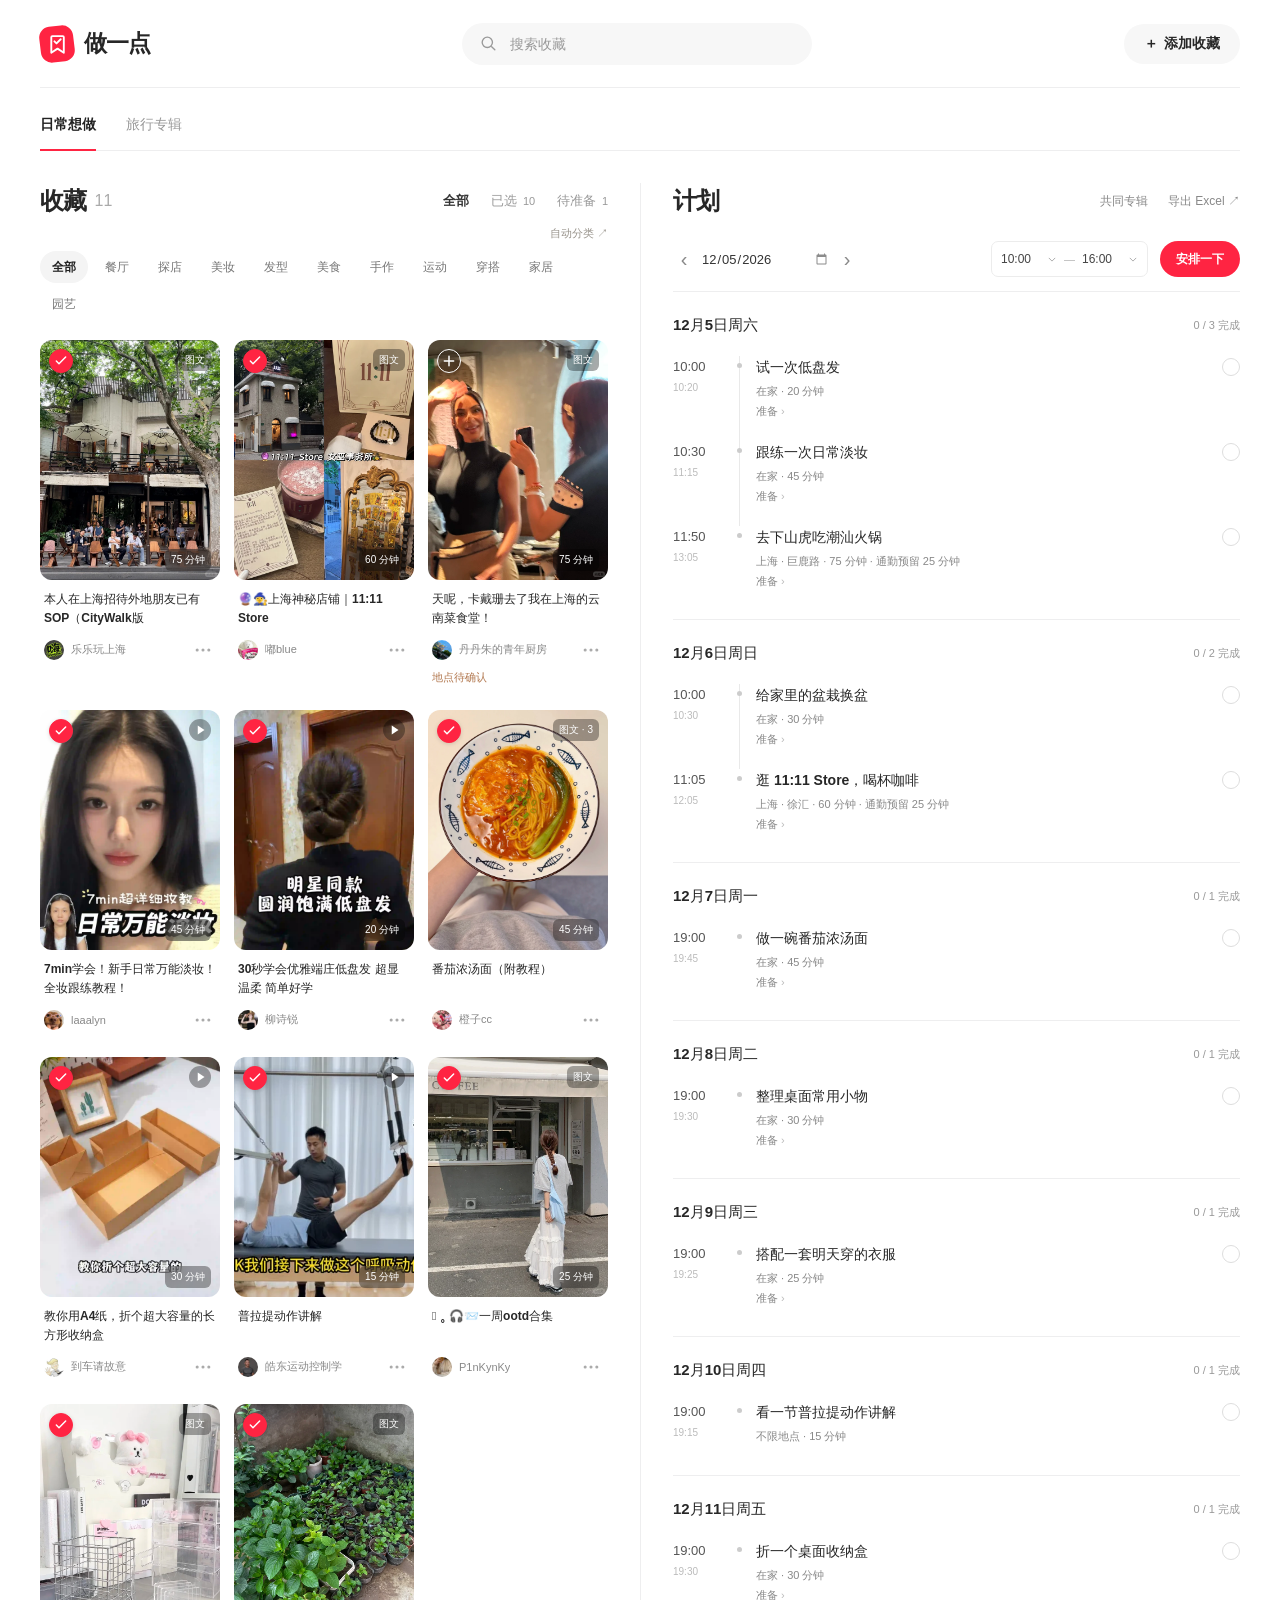
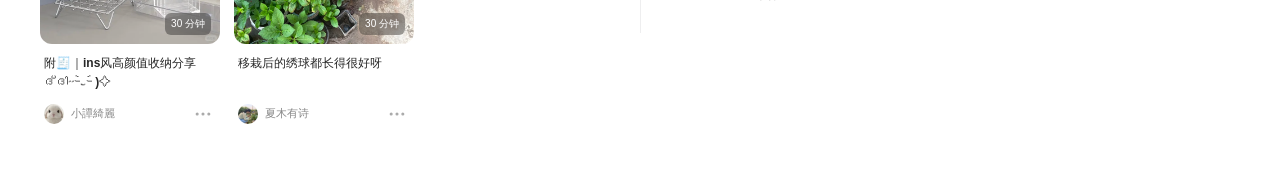
<file: index.html>
<!doctype html>
<html lang="zh-CN">
  <head>
    <meta charset="UTF-8" />
    <meta name="viewport" content="width=device-width, initial-scale=1" />
    <meta name="theme-color" content="#ffffff" />
    <meta name="description" content="把小红书里想尝试的事，安排进空闲时间。" />
    <title>做一点 · 收藏夹落地器</title>
    <link rel="stylesheet" href="./style.css" />
    <script defer src="./demo-notes.js"></script>
    <script defer src="./planner.js"></script>
    <script defer src="./demo-week.js"></script>
    <script defer src="./categories.js"></script>
    <script defer src="./plan-output.js"></script>
    <script defer src="./shared-album.js"></script>
    <script defer src="./app.js"></script>
    <script defer src="./travel-data.js"></script>
    <script defer src="./travel-planner.js"></script>
    <script defer src="./travel.js"></script>
  </head>
  <body>
    <div class="page-shell">
      <header class="site-header">
        <a class="brand" href="#top" aria-label="做一点首页">
          <span class="brand-mark" aria-hidden="true"><svg viewBox="0 0 24 24" fill="none"><path d="M7 4h10a1 1 0 0 1 1 1v15l-6-4-6 4V5a1 1 0 0 1 1-1Z" stroke="currentColor" stroke-width="1.8" stroke-linejoin="round"/><path d="m9 9 2 2 4-4" stroke="currentColor" stroke-width="1.8" stroke-linecap="round" stroke-linejoin="round"/></svg></span>
          <span>做一点</span>
        </a>
        <label class="search-box"><svg viewBox="0 0 24 24" fill="none" aria-hidden="true"><circle cx="10.5" cy="10.5" r="6.5" stroke="currentColor" stroke-width="1.7"/><path d="m16 16 4 4" stroke="currentColor" stroke-width="1.7" stroke-linecap="round"/></svg><input id="searchInput" type="search" placeholder="搜索收藏" aria-label="搜索收藏" /></label>
        <div class="header-actions">
          <button id="addBtn" class="button button-dark" type="button"><span aria-hidden="true">＋</span> 添加收藏</button>
        </div>
      </header>

      <main id="top">
        <nav class="workspace-tabs" aria-label="工作台"><button data-workspace="daily" class="active" aria-pressed="true">日常想做</button><button data-workspace="travel" aria-pressed="false">旅行专辑</button></nav>
        <section id="dailyWorkspace" class="workspace" aria-label="收藏与计划工作台">
          <div class="collection-column">
            <div class="section-heading">
              <div>
                <h1>收藏 <span id="collectionCount" class="count-pill">0</span></h1>
              </div>
              <div class="view-filters" role="group" aria-label="收藏状态"><button class="filter active" data-filter="all" type="button">全部</button><button class="filter" data-filter="selected" type="button">已选 <span id="selectedCount">0</span></button><button class="filter" data-filter="unready" type="button">待准备 <span id="unreadyCount">0</span></button></div>
            </div>
            <div id="collectionBrowse"><div class="daily-classify-row"><button id="classifyDaily" class="auto-classify">自动分类 ↗</button></div><div id="categoryFilters" class="filter-bar" role="group" aria-label="收藏分类"></div>
            <div id="collectionList" class="collection-list" aria-live="polite"></div></div>
            <section id="notePreview" class="note-preview" aria-label="笔记详情" hidden></section>
          </div>

          <aside class="plan-column" aria-labelledby="planTitle">
            <div class="plan-panel">
              <div class="plan-heading"><h2 id="planTitle">计划</h2><div class="plan-actions"><button id="shareDaily" class="export-link">共同专辑</button><button id="exportBtn" class="export-link" aria-label="导出 Excel">导出 Excel ↗</button></div></div>
              <div class="daily-controls-row"><div class="date-navigation"><button id="prevDate" class="date-arrow" aria-label="前一天">‹</button><input id="planDate" type="date" aria-label="计划日期"/><button id="nextDate" class="date-arrow" aria-label="后一天">›</button></div><div class="time-picker"><select id="startTime" aria-label="开始时间"></select><span>—</span><select id="endTime" aria-label="结束时间"></select></div><button id="planBtn" class="button button-coral">安排一下</button></div>
              <div id="planResult" aria-live="polite"></div>
              <div id="planNotes" class="plan-notes"></div>
            </div>
          </aside>
        </section>
        <section id="travelWorkspace" class="workspace travel-workspace" aria-label="旅行专辑工作台" hidden>
          <div class="collection-column">
            <div class="section-heading"><h1 id="albumName">旅行专辑</h1><button class="text-button" data-trip-add>＋ 添加攻略</button></div>
            <div class="library-meta-row"><p id="albumMeta" class="album-meta"></p><button id="classifyTrip" class="auto-classify">自动分类 ↗</button></div>
            <div class="trip-library-toolbar"><div id="tripViews" class="filter-bar"></div></div>
            <div id="tripLibrary"></div><section id="tripNotePanel" class="trip-note-panel" aria-label="攻略详情" hidden><div class="preview-toolbar"><button data-trip-close type="button">← 返回专辑</button></div><div id="tripNoteBody"></div></section>

          </div>
          <aside class="plan-column">
            <div class="plan-heading"><h2>旅行计划</h2><div class="plan-actions"><button id="shareTrip" class="export-link">共同专辑</button><button id="tripExport" class="export-link" disabled>导出 Excel ↗</button></div></div>
            <div class="trip-config-panel"><label class="control-caption" for="tripStart">出发日期</label><div class="date-navigation trip-date-navigation"><button id="tripPrevDate" class="date-arrow" aria-label="出发日期前一天" title="前一天">‹</button><input id="tripStart" type="date" aria-label="旅行出发日期"/><button id="tripNextDate" class="date-arrow" aria-label="出发日期后一天" title="后一天">›</button><span class="date-optional">可暂不填</span></div>
              <div class="trip-controls"><label class="inline-trip-field"><span>玩几天</span><input id="tripDayCount" type="number" min="1" max="30" step="1" value="10"/><span>天</span></label></div>
              <div class="trip-arrange-row"><span id="tripSelection"></span><button id="tripArrange" class="button button-coral">安排一下</button></div>
            </div><p id="tripStatus" class="trip-status" role="status"></p>
            <div id="tripSynthesis"></div><div id="tripRoute" class="trip-route" aria-label="行程城市"></div>
            <div id="tripItinerary"></div><div id="tripPending"></div>
            <button id="tripAddDay" class="add-day" hidden>＋ 加一天</button>

          </aside>
        </section>
      </main>
    </div>

    <dialog id="addDialog" class="add-dialog" aria-labelledby="dialogTitle">
      <form id="addForm" novalidate>
        <div class="dialog-head"><h2 id="dialogTitle">添加收藏</h2><button id="closeDialogBtn" class="icon-button" type="button" aria-label="关闭">×</button></div>
        <div class="paste-box"><label for="shareText">小红书分享文案</label><textarea id="shareText" rows="2" placeholder="粘贴链接或分享文案"></textarea><button id="parseShareBtn" class="text-button" type="button">提取标题与链接</button></div>
        <div class="dialog-grid">
          <label class="field wide"><span>想做什么 <b>*</b></span><input name="title" maxlength="60" placeholder="例如：跟着教程试一次低盘发" required /></label>
          <label class="field"><span>分类</span><select name="category" aria-describedby="categoryHint"></select><small id="categoryHint">根据标题建议，可修改</small></label>
          <label class="field"><span>大约需要（分钟）</span><input name="duration" type="number" min="5" max="720" step="5" value="30" required /></label>
          <label class="field wide"><span>在哪里做</span><select id="activityMode" name="mode"><option value="home">在家</option><option value="out">出门</option><option value="any">不限地点</option></select></label>
          <label class="field wide"><span>需要准备（可选）</span><input name="materials" maxlength="120" placeholder="例如：发圈、发夹、镜子" /></label>
          <label class="inline-check wide"><input name="prepared" type="checkbox" checked /> 已经准备好，可以开始</label>
          <label class="field wide"><span>小红书笔记链接</span><input name="url" type="url" placeholder="https://xhslink.com/..." /></label>
          <input name="sourceTitle" type="hidden" /><input name="author" type="hidden" />
        </div>
        <div id="locationFields" class="location-fields" hidden>
          <div class="dialog-grid"><label class="field"><span>区域（可选）</span><input name="area" maxlength="20" placeholder="例如：静安" /></label><label class="field"><span>具体地点（可选）</span><input name="address" maxlength="100" placeholder="出门前确认" /></label></div>
          <div class="dialog-checks"><label><input name="outdoor" type="checkbox" /> 户外活动</label><label><input name="reservation" type="checkbox" /> 需要预约</label></div>
        </div>
        <details id="advancedFields" class="advanced-fields"><summary>时间与先后顺序（可选）</summary><div class="dialog-grid"><label class="field"><span>最早开始</span><input name="open" type="time" /></label><label class="field"><span>最晚结束</span><input name="close" type="time" /></label><label class="field wide"><span>先做完这件事</span><select name="afterId"><option value="">没有先后要求</option></select></label></div><label class="inline-check"><input name="weekendsOnly" type="checkbox" /> 只能周末做</label></details>
        <label class="inline-check priority-check"><input name="priority" type="checkbox" /> 这次特别想做</label>
        <p id="formError" class="form-error" role="alert"></p>
        <div class="dialog-actions"><button id="cancelDialogBtn" class="button button-quiet" type="button">取消</button><button id="dialogSubmitBtn" class="button button-coral" type="submit">存进想做清单 →</button></div>
      </form>
    </dialog>
    <dialog id="tripEditDialog" class="add-dialog" aria-labelledby="tripEditTitle"><form id="tripNoteForm"><div class="dialog-head"><h2 id="tripEditTitle">整理攻略</h2><button type="button" data-trip-close class="icon-button" aria-label="关闭整理">×</button></div><div class="dialog-grid">
      <label class="field wide"><span>原帖标题</span><input name="title" required maxlength="160"/></label>
      <label class="field wide"><span>小红书链接</span><input name="url" type="url"/></label>
      <label class="field"><span>作者</span><input name="author" maxlength="60"/></label><label class="field"><span>分类</span><select name="kind"><option>景点</option><option>路线</option><option>交通</option><option>住宿</option><option>美食</option><option>行前准备</option></select><small id="tripCategoryHint">按标题自动分类</small></label>
      <label class="field wide"><span>想去的地点 · 每行一个</span><textarea name="places" rows="4" placeholder="城市 / 地点"></textarea><small>同城同名自动合并；需单独一天的地点可加“ / 整天”。</small></label>
      <label class="field wide"><span>记住什么 · 可选</span><textarea name="summary" rows="2" maxlength="500" placeholder="例如：需要提前预约"></textarea></label>
      </div><p id="tripFormError" class="form-error" role="alert"></p><div class="dialog-actions"><button type="button" data-trip-close class="button button-quiet">取消</button><button class="button button-coral" type="submit">保存整理</button></div></form></dialog>
    <div id="toast" class="toast" role="status" aria-live="polite"></div>
  </body>
</html>
</file>
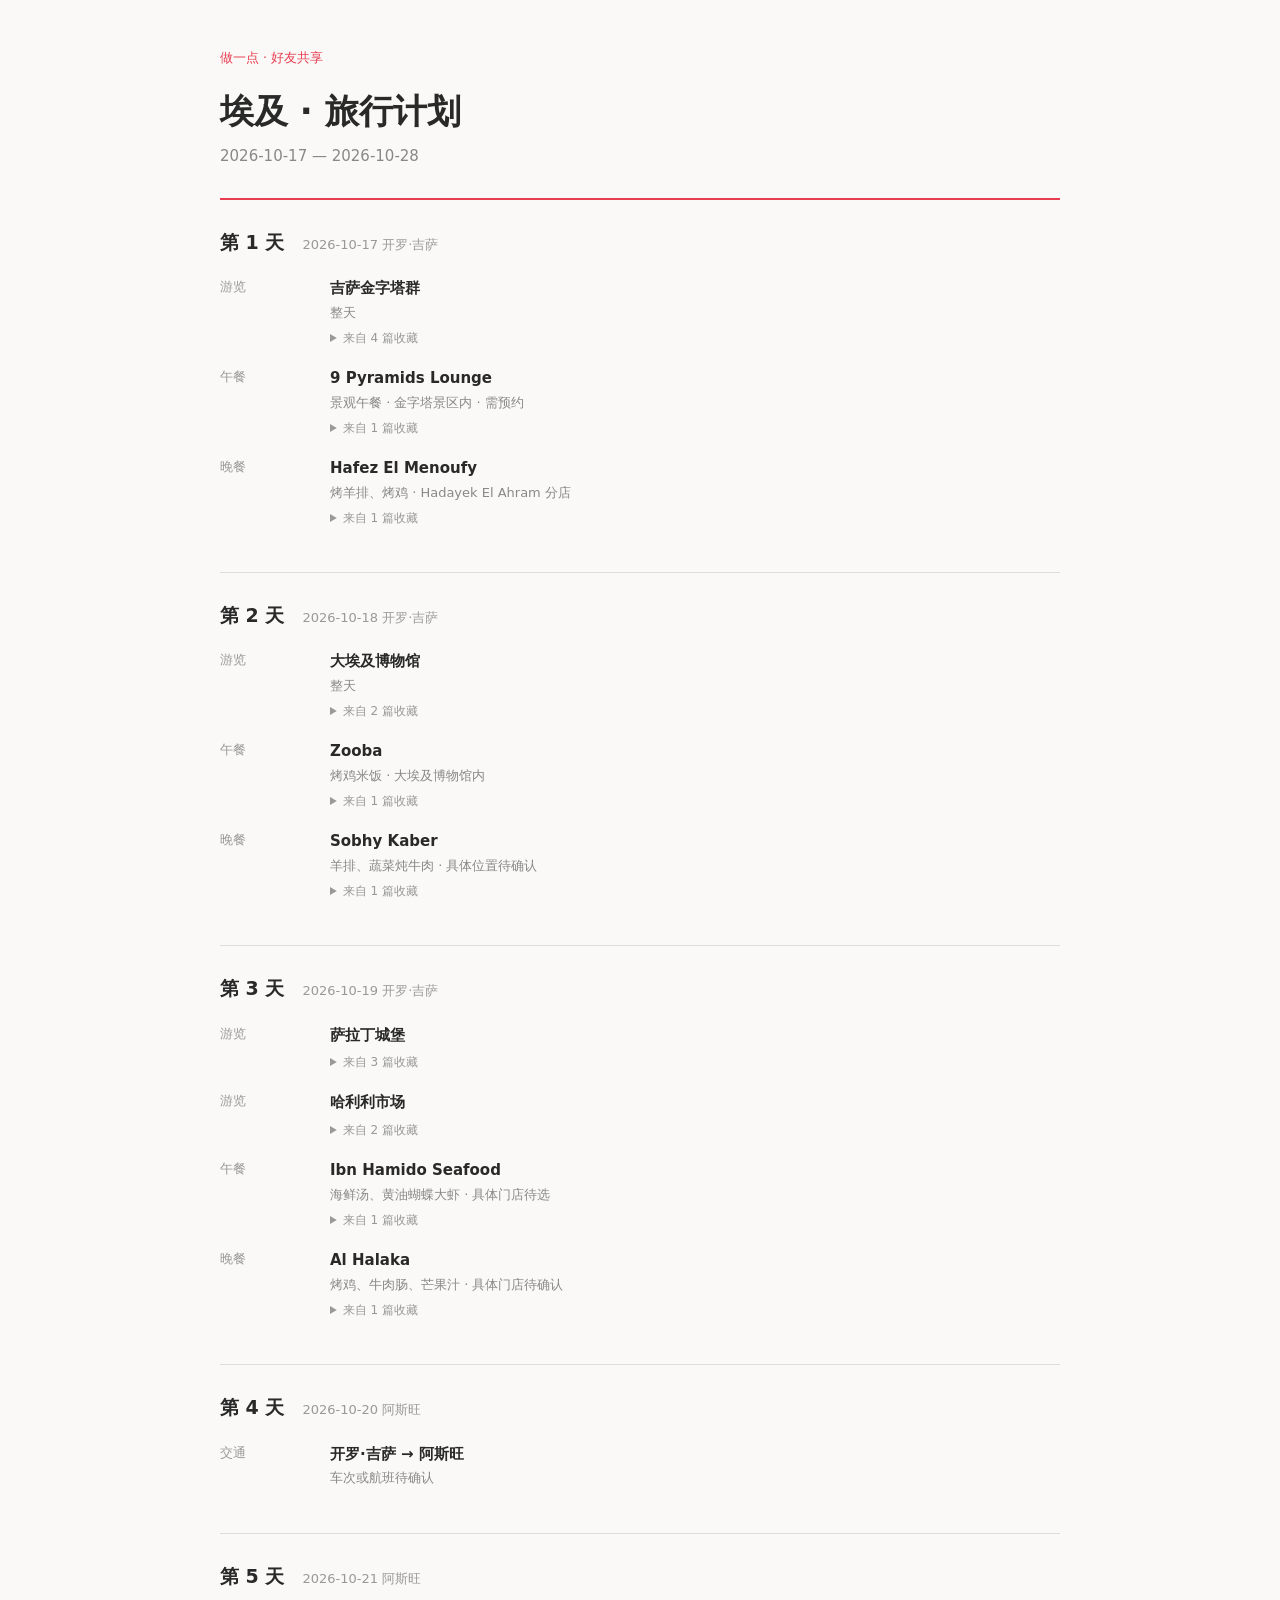
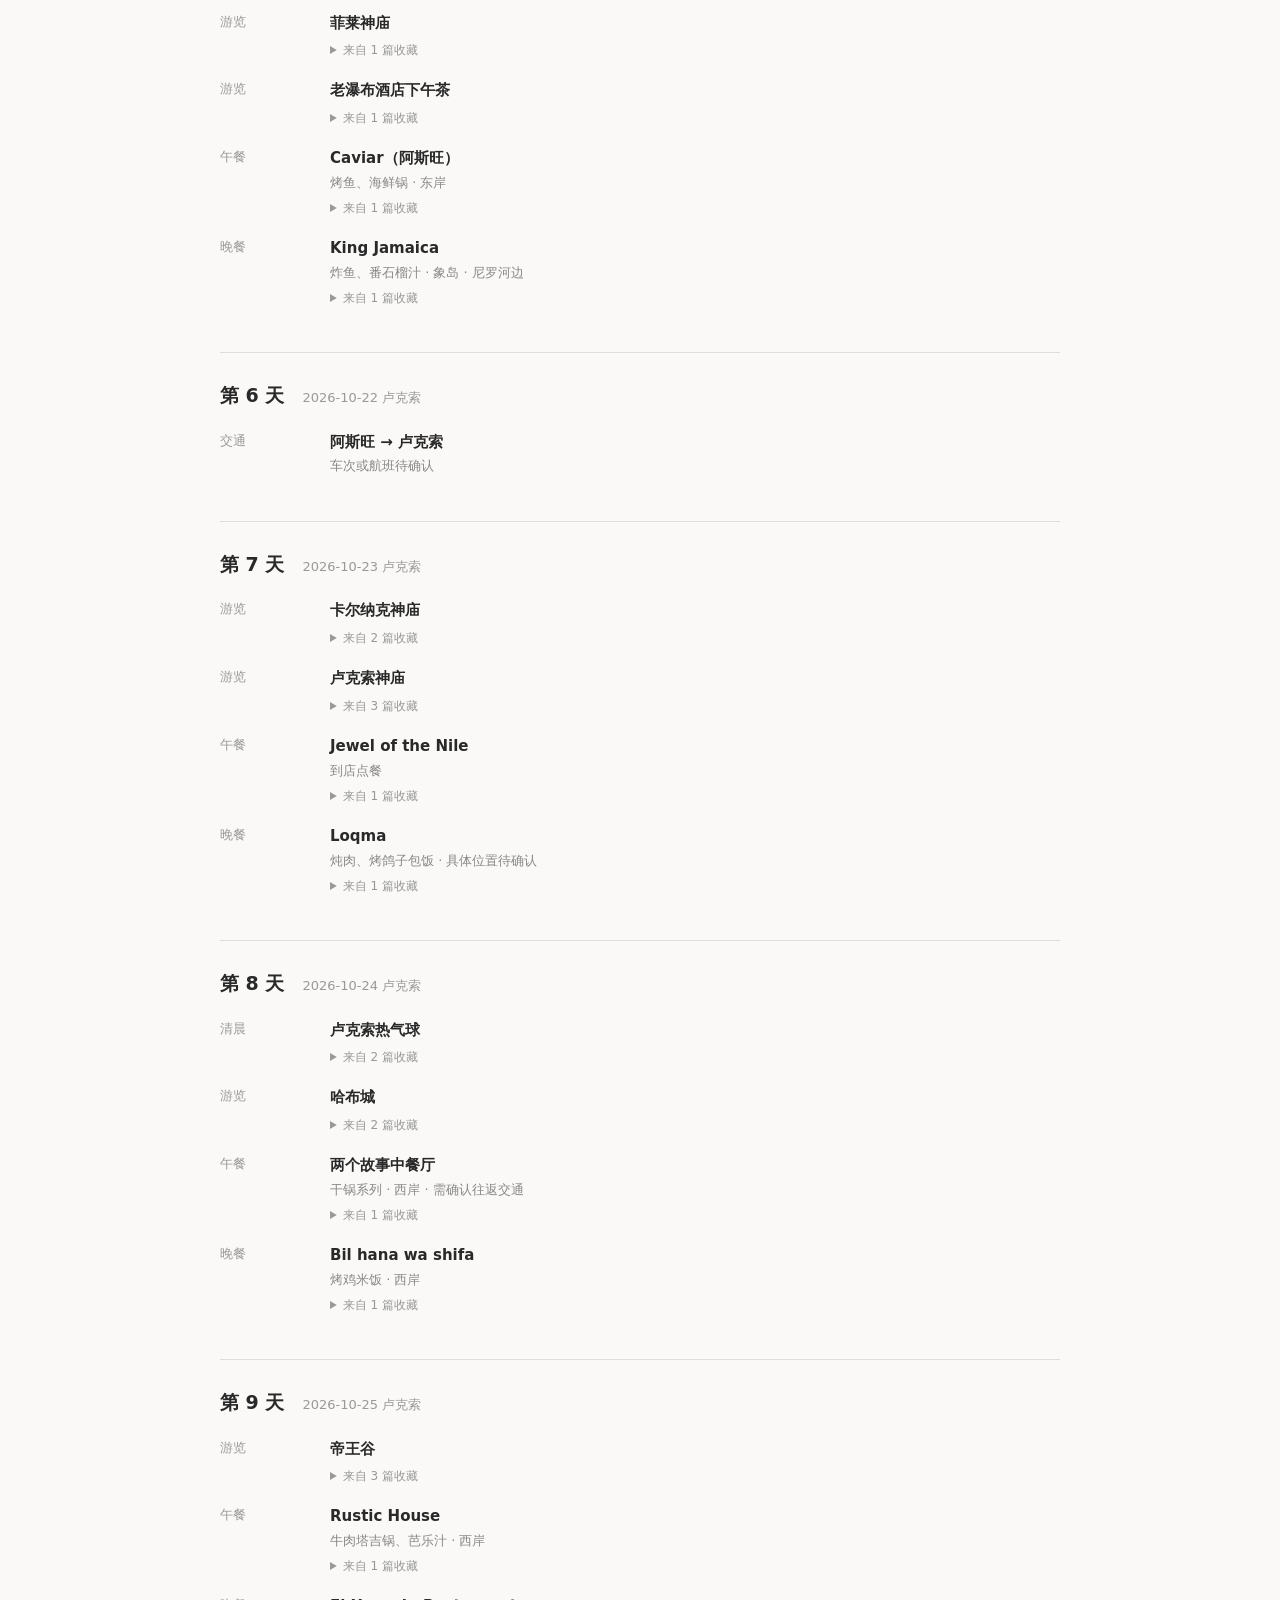
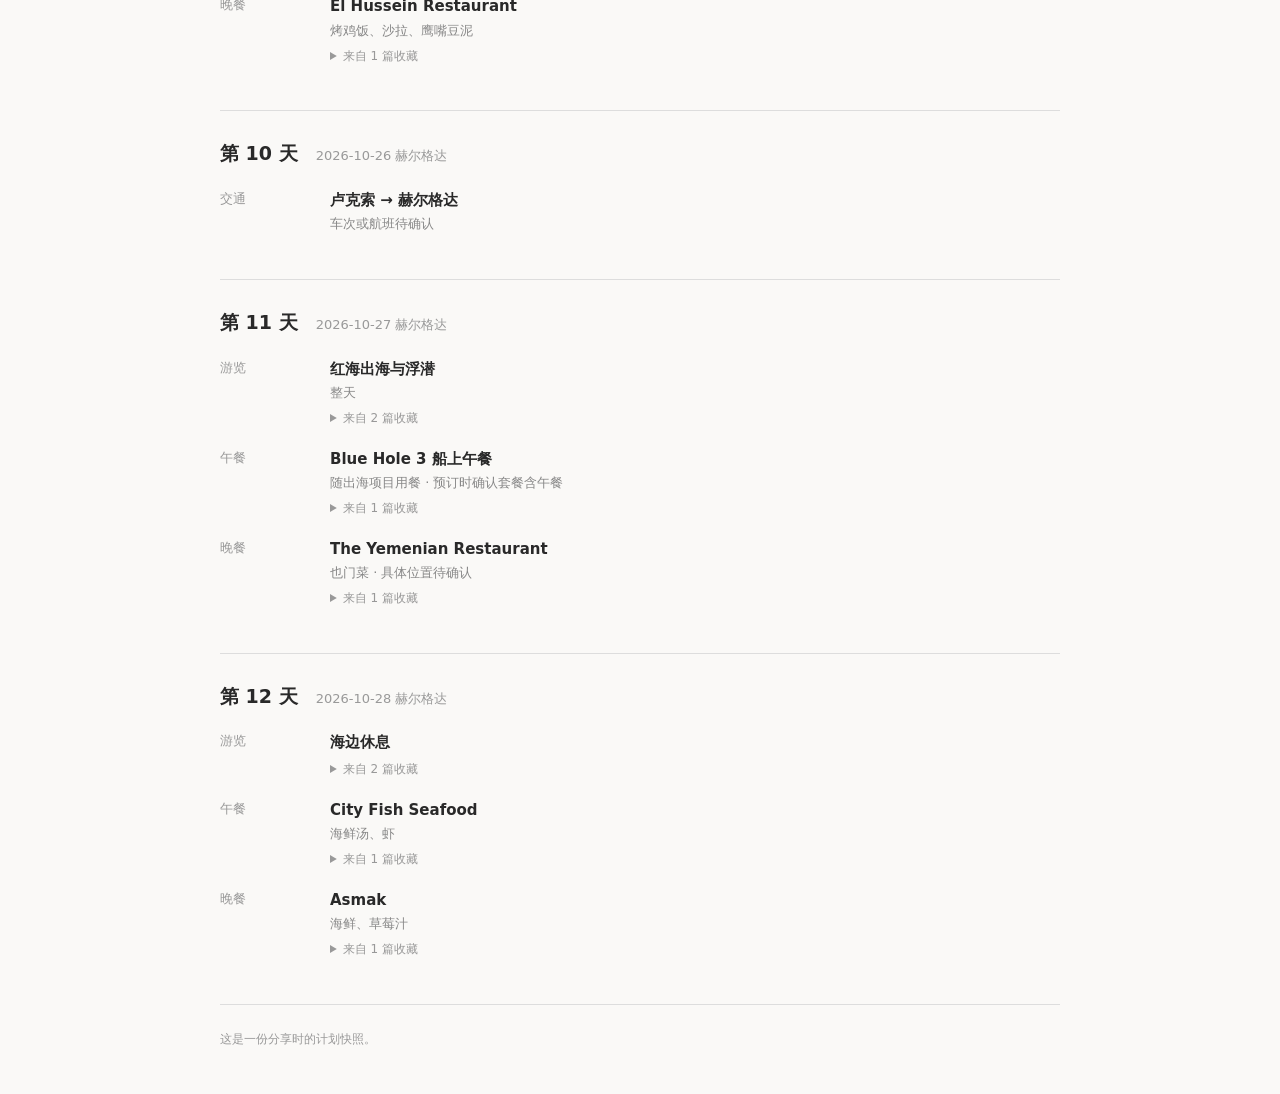
<file: 埃及行程分享.html>
<!doctype html><html lang="zh-CN"><meta charset="utf-8"><meta name="viewport" content="width=device-width,initial-scale=1"><title>埃及 · 旅行计划</title><style>body{margin:0;background:#faf9f7;color:#292929;font:15px/1.7 system-ui,"Microsoft YaHei",sans-serif}main{max-width:840px;margin:auto;padding:45px 28px}header{border-bottom:2px solid #e83c50;padding-bottom:28px}header small{color:#e83c50}h1{font-size:34px;margin:12px 0 4px}p{color:#888;margin:0}section{padding:26px 0;border-bottom:1px solid #ddd}h2{font-size:19px;margin:0 0 18px}h2 span{font-size:13px;color:#999;font-weight:400;margin-left:18px}.item{display:grid;grid-template-columns:90px 1fr;gap:20px;margin:18px 0}.slot{color:#999;font-size:13px}.detail{color:#888;font-size:13px}a{color:#a87c57;text-decoration:none}details{font-size:12px;color:#999;margin-top:4px}a{display:block;margin-top:4px}footer{font-size:12px;color:#999;margin-top:24px}@media(max-width:500px){main{padding:24px 18px}.item{grid-template-columns:65px 1fr;gap:10px}}</style><main><header><small>做一点 · 好友共享</small><h1>埃及 · 旅行计划</h1><p>2026-10-17 — 2026-10-28</p></header><section><h2>第 1 天<span>2026-10-17 开罗·吉萨</span></h2><div class="item"><div class="slot">游览</div><div><strong>吉萨金字塔群</strong><div class="detail">整天</div><details><summary>来自 4 篇收藏</summary><a href="https://www.xiaohongshu.com/board/698899530000000025031c4e/67d3e0cd000000000b016000?xsec_token=AByHyFISzI0LdV9ZZnifcz-AHYJcxXiJhPpqUi3CUwfbE=&amp;xsec_source=" target="_blank" rel="noopener noreferrer">春节11天埃及攻略｜在🇪🇬的18张人生照片✨ ↗</a><a href="https://www.xiaohongshu.com/board/698899530000000025031c4e/697e3305000000001a024b74?xsec_token=ABBaf6kkFEuzsytUlqEVY4qEEMFDxelA9B9oupxW3UdKs=&amp;xsec_source=" target="_blank" rel="noopener noreferrer">女生三人埃及自由行亲测可冲 ↗</a><a href="https://www.xiaohongshu.com/explore/698b0662000000000d00858f?xsec_token=ABvX8TI4oD86rYmotaX51KAd3-33CzU2eGbs-jXbQ_Zu8=&amp;xsec_source=pc_feed" target="_blank" rel="noopener noreferrer">埃及去过的各景点排名及简评 ↗</a><a href="https://www.xiaohongshu.com/explore/6982f4e5000000000a02c99c?xsec_token=ABi3IMIYHGnEd3YuR052vOMqLcrX1wlackNAWgh2B4lMk=&amp;xsec_source=pc_feed" target="_blank" rel="noopener noreferrer">差点错过金字塔 😭 大家一定要做好规划 ↗</a></details></div></div><div class="item"><div class="slot">午餐</div><div><strong>9 Pyramids Lounge</strong><div class="detail">景观午餐 · 金字塔景区内 · 需预约</div><details><summary>来自 1 篇收藏</summary><a href="https://www.xiaohongshu.com/explore/6aad36840000000025036d1e?xsec_token=ABr_NdapP_j8Qht2MGgXhR5hNpPbvjjy4uFV6R3gxWk1c=&amp;xsec_source=pc_search" target="_blank" rel="noopener noreferrer">埃及｜9 Pyramids 金字塔餐厅攻略 ↗</a></details></div></div><div class="item"><div class="slot">晚餐</div><div><strong>Hafez El Menoufy</strong><div class="detail">烤羊排、烤鸡 · Hadayek El Ahram 分店</div><details><summary>来自 1 篇收藏</summary><a href="https://www.xiaohongshu.com/explore/6a099bc5000000000602367c?xsec_token=ABjEQscg3Tu2klcY-JUzTFk89VxgBHWtXLaRBtPOagT_Q=&amp;xsec_source=pc_feed" target="_blank" rel="noopener noreferrer">🇪🇬埃及开罗旅游吃什么😋看这一篇就够了❗️ ↗</a></details></div></div></section><section><h2>第 2 天<span>2026-10-18 开罗·吉萨</span></h2><div class="item"><div class="slot">游览</div><div><strong>大埃及博物馆</strong><div class="detail">整天</div><details><summary>来自 2 篇收藏</summary><a href="https://www.xiaohongshu.com/board/698899530000000025031c4e/697e3305000000001a024b74?xsec_token=ABBaf6kkFEuzsytUlqEVY4qEEMFDxelA9B9oupxW3UdKs=&amp;xsec_source=" target="_blank" rel="noopener noreferrer">女生三人埃及自由行亲测可冲 ↗</a><a href="https://www.xiaohongshu.com/explore/698b0662000000000d00858f?xsec_token=ABvX8TI4oD86rYmotaX51KAd3-33CzU2eGbs-jXbQ_Zu8=&amp;xsec_source=pc_feed" target="_blank" rel="noopener noreferrer">埃及去过的各景点排名及简评 ↗</a></details></div></div><div class="item"><div class="slot">午餐</div><div><strong>Zooba</strong><div class="detail">烤鸡米饭 · 大埃及博物馆内</div><details><summary>来自 1 篇收藏</summary><a href="https://www.xiaohongshu.com/explore/69f89c2b000000001a036425?xsec_token=ABbPwQoN2jEd4ibt1GTfIY02E5aQ5Vs0wxl5IyhCz7kDE=&amp;xsec_source=pc_feed" target="_blank" rel="noopener noreferrer">埃及半月吃什么——食物篇 ↗</a></details></div></div><div class="item"><div class="slot">晚餐</div><div><strong>Sobhy Kaber</strong><div class="detail">羊排、蔬菜炖牛肉 · 具体位置待确认</div><details><summary>来自 1 篇收藏</summary><a href="https://www.xiaohongshu.com/explore/6a099bc5000000000602367c?xsec_token=ABjEQscg3Tu2klcY-JUzTFk89VxgBHWtXLaRBtPOagT_Q=&amp;xsec_source=pc_feed" target="_blank" rel="noopener noreferrer">🇪🇬埃及开罗旅游吃什么😋看这一篇就够了❗️ ↗</a></details></div></div></section><section><h2>第 3 天<span>2026-10-19 开罗·吉萨</span></h2><div class="item"><div class="slot">游览</div><div><strong>萨拉丁城堡</strong><details><summary>来自 3 篇收藏</summary><a href="https://www.xiaohongshu.com/board/698899530000000025031c4e/67d3e0cd000000000b016000?xsec_token=AByHyFISzI0LdV9ZZnifcz-AHYJcxXiJhPpqUi3CUwfbE=&amp;xsec_source=" target="_blank" rel="noopener noreferrer">春节11天埃及攻略｜在🇪🇬的18张人生照片✨ ↗</a><a href="https://www.xiaohongshu.com/board/698899530000000025031c4e/697e3305000000001a024b74?xsec_token=ABBaf6kkFEuzsytUlqEVY4qEEMFDxelA9B9oupxW3UdKs=&amp;xsec_source=" target="_blank" rel="noopener noreferrer">女生三人埃及自由行亲测可冲 ↗</a><a href="https://www.xiaohongshu.com/explore/698b0662000000000d00858f?xsec_token=ABvX8TI4oD86rYmotaX51KAd3-33CzU2eGbs-jXbQ_Zu8=&amp;xsec_source=pc_feed" target="_blank" rel="noopener noreferrer">埃及去过的各景点排名及简评 ↗</a></details></div></div><div class="item"><div class="slot">游览</div><div><strong>哈利利市场</strong><details><summary>来自 2 篇收藏</summary><a href="https://www.xiaohongshu.com/board/698899530000000025031c4e/67d3e0cd000000000b016000?xsec_token=AByHyFISzI0LdV9ZZnifcz-AHYJcxXiJhPpqUi3CUwfbE=&amp;xsec_source=" target="_blank" rel="noopener noreferrer">春节11天埃及攻略｜在🇪🇬的18张人生照片✨ ↗</a><a href="https://www.xiaohongshu.com/explore/698b0662000000000d00858f?xsec_token=ABvX8TI4oD86rYmotaX51KAd3-33CzU2eGbs-jXbQ_Zu8=&amp;xsec_source=pc_feed" target="_blank" rel="noopener noreferrer">埃及去过的各景点排名及简评 ↗</a></details></div></div><div class="item"><div class="slot">午餐</div><div><strong>Ibn Hamido Seafood</strong><div class="detail">海鲜汤、黄油蝴蝶大虾 · 具体门店待选</div><details><summary>来自 1 篇收藏</summary><a href="https://www.xiaohongshu.com/explore/6a099bc5000000000602367c?xsec_token=ABjEQscg3Tu2klcY-JUzTFk89VxgBHWtXLaRBtPOagT_Q=&amp;xsec_source=pc_feed" target="_blank" rel="noopener noreferrer">🇪🇬埃及开罗旅游吃什么😋看这一篇就够了❗️ ↗</a></details></div></div><div class="item"><div class="slot">晚餐</div><div><strong>Al Halaka</strong><div class="detail">烤鸡、牛肉肠、芒果汁 · 具体门店待确认</div><details><summary>来自 1 篇收藏</summary><a href="https://www.xiaohongshu.com/explore/6a099bc5000000000602367c?xsec_token=ABjEQscg3Tu2klcY-JUzTFk89VxgBHWtXLaRBtPOagT_Q=&amp;xsec_source=pc_feed" target="_blank" rel="noopener noreferrer">🇪🇬埃及开罗旅游吃什么😋看这一篇就够了❗️ ↗</a></details></div></div></section><section><h2>第 4 天<span>2026-10-20 阿斯旺</span></h2><div class="item"><div class="slot">交通</div><div><strong>开罗·吉萨 → 阿斯旺</strong><div class="detail">车次或航班待确认</div></div></div></section><section><h2>第 5 天<span>2026-10-21 阿斯旺</span></h2><div class="item"><div class="slot">游览</div><div><strong>菲莱神庙</strong><details><summary>来自 1 篇收藏</summary><a href="https://www.xiaohongshu.com/board/698899530000000025031c4e/67d3e0cd000000000b016000?xsec_token=AByHyFISzI0LdV9ZZnifcz-AHYJcxXiJhPpqUi3CUwfbE=&amp;xsec_source=" target="_blank" rel="noopener noreferrer">春节11天埃及攻略｜在🇪🇬的18张人生照片✨ ↗</a></details></div></div><div class="item"><div class="slot">游览</div><div><strong>老瀑布酒店下午茶</strong><details><summary>来自 1 篇收藏</summary><a href="https://www.xiaohongshu.com/board/698899530000000025031c4e/67d3e0cd000000000b016000?xsec_token=AByHyFISzI0LdV9ZZnifcz-AHYJcxXiJhPpqUi3CUwfbE=&amp;xsec_source=" target="_blank" rel="noopener noreferrer">春节11天埃及攻略｜在🇪🇬的18张人生照片✨ ↗</a></details></div></div><div class="item"><div class="slot">午餐</div><div><strong>Caviar（阿斯旺）</strong><div class="detail">烤鱼、海鲜锅 · 东岸</div><details><summary>来自 1 篇收藏</summary><a href="https://www.xiaohongshu.com/explore/696d08af000000000e00f9be?xsec_token=ABJO2Op7PHeDr9o0gG--LG3MJnkxJj-pSO2e7EHHVCYg8=&amp;xsec_source=pc_search" target="_blank" rel="noopener noreferrer">2026埃及旅游之美食篇~阿斯旺&amp;卢克索 ↗</a></details></div></div><div class="item"><div class="slot">晚餐</div><div><strong>King Jamaica</strong><div class="detail">炸鱼、番石榴汁 · 象岛 · 尼罗河边</div><details><summary>来自 1 篇收藏</summary><a href="https://www.xiaohongshu.com/explore/699da41d00000000150386c0?xsec_token=ABtsMdQt6XXAuqEM_cxLyiGyA3xuZk-TMePGFeYSrISzs=&amp;xsec_source=pc_search" target="_blank" rel="noopener noreferrer">埃及四城美食分享 ↗</a></details></div></div></section><section><h2>第 6 天<span>2026-10-22 卢克索</span></h2><div class="item"><div class="slot">交通</div><div><strong>阿斯旺 → 卢克索</strong><div class="detail">车次或航班待确认</div></div></div></section><section><h2>第 7 天<span>2026-10-23 卢克索</span></h2><div class="item"><div class="slot">游览</div><div><strong>卡尔纳克神庙</strong><details><summary>来自 2 篇收藏</summary><a href="https://www.xiaohongshu.com/board/698899530000000025031c4e/67d3e0cd000000000b016000?xsec_token=AByHyFISzI0LdV9ZZnifcz-AHYJcxXiJhPpqUi3CUwfbE=&amp;xsec_source=" target="_blank" rel="noopener noreferrer">春节11天埃及攻略｜在🇪🇬的18张人生照片✨ ↗</a><a href="https://www.xiaohongshu.com/explore/698b0662000000000d00858f?xsec_token=ABvX8TI4oD86rYmotaX51KAd3-33CzU2eGbs-jXbQ_Zu8=&amp;xsec_source=pc_feed" target="_blank" rel="noopener noreferrer">埃及去过的各景点排名及简评 ↗</a></details></div></div><div class="item"><div class="slot">游览</div><div><strong>卢克索神庙</strong><details><summary>来自 3 篇收藏</summary><a href="https://www.xiaohongshu.com/board/698899530000000025031c4e/67d3e0cd000000000b016000?xsec_token=AByHyFISzI0LdV9ZZnifcz-AHYJcxXiJhPpqUi3CUwfbE=&amp;xsec_source=" target="_blank" rel="noopener noreferrer">春节11天埃及攻略｜在🇪🇬的18张人生照片✨ ↗</a><a href="https://www.xiaohongshu.com/board/698899530000000025031c4e/697e3305000000001a024b74?xsec_token=ABBaf6kkFEuzsytUlqEVY4qEEMFDxelA9B9oupxW3UdKs=&amp;xsec_source=" target="_blank" rel="noopener noreferrer">女生三人埃及自由行亲测可冲 ↗</a><a href="https://www.xiaohongshu.com/explore/698b0662000000000d00858f?xsec_token=ABvX8TI4oD86rYmotaX51KAd3-33CzU2eGbs-jXbQ_Zu8=&amp;xsec_source=pc_feed" target="_blank" rel="noopener noreferrer">埃及去过的各景点排名及简评 ↗</a></details></div></div><div class="item"><div class="slot">午餐</div><div><strong>Jewel of the Nile</strong><div class="detail">到店点餐</div><details><summary>来自 1 篇收藏</summary><a href="https://www.xiaohongshu.com/explore/696c8826000000001a03356c?xsec_token=ABzIMjV5dW3EZu6XO1rjbaFKdcxj-WsnvSjs-gAvPJB14=&amp;xsec_source=pc_search" target="_blank" rel="noopener noreferrer">在埃及可以反复吃的N家餐厅 ↗</a></details></div></div><div class="item"><div class="slot">晚餐</div><div><strong>Loqma</strong><div class="detail">炖肉、烤鸽子包饭 · 具体位置待确认</div><details><summary>来自 1 篇收藏</summary><a href="https://www.xiaohongshu.com/explore/6a099bc5000000000602367c?xsec_token=ABjEQscg3Tu2klcY-JUzTFk89VxgBHWtXLaRBtPOagT_Q=&amp;xsec_source=pc_feed" target="_blank" rel="noopener noreferrer">🇪🇬埃及开罗旅游吃什么😋看这一篇就够了❗️ ↗</a></details></div></div></section><section><h2>第 8 天<span>2026-10-24 卢克索</span></h2><div class="item"><div class="slot">清晨</div><div><strong>卢克索热气球</strong><details><summary>来自 2 篇收藏</summary><a href="https://www.xiaohongshu.com/board/698899530000000025031c4e/67d3e0cd000000000b016000?xsec_token=AByHyFISzI0LdV9ZZnifcz-AHYJcxXiJhPpqUi3CUwfbE=&amp;xsec_source=" target="_blank" rel="noopener noreferrer">春节11天埃及攻略｜在🇪🇬的18张人生照片✨ ↗</a><a href="https://www.xiaohongshu.com/explore/698b0662000000000d00858f?xsec_token=ABvX8TI4oD86rYmotaX51KAd3-33CzU2eGbs-jXbQ_Zu8=&amp;xsec_source=pc_feed" target="_blank" rel="noopener noreferrer">埃及去过的各景点排名及简评 ↗</a></details></div></div><div class="item"><div class="slot">游览</div><div><strong>哈布城</strong><details><summary>来自 2 篇收藏</summary><a href="https://www.xiaohongshu.com/board/698899530000000025031c4e/67d3e0cd000000000b016000?xsec_token=AByHyFISzI0LdV9ZZnifcz-AHYJcxXiJhPpqUi3CUwfbE=&amp;xsec_source=" target="_blank" rel="noopener noreferrer">春节11天埃及攻略｜在🇪🇬的18张人生照片✨ ↗</a><a href="https://www.xiaohongshu.com/explore/698b0662000000000d00858f?xsec_token=ABvX8TI4oD86rYmotaX51KAd3-33CzU2eGbs-jXbQ_Zu8=&amp;xsec_source=pc_feed" target="_blank" rel="noopener noreferrer">埃及去过的各景点排名及简评 ↗</a></details></div></div><div class="item"><div class="slot">午餐</div><div><strong>两个故事中餐厅</strong><div class="detail">干锅系列 · 西岸 · 需确认往返交通</div><details><summary>来自 1 篇收藏</summary><a href="https://www.xiaohongshu.com/explore/69f89c2b000000001a036425?xsec_token=ABbPwQoN2jEd4ibt1GTfIY02E5aQ5Vs0wxl5IyhCz7kDE=&amp;xsec_source=pc_feed" target="_blank" rel="noopener noreferrer">埃及半月吃什么——食物篇 ↗</a></details></div></div><div class="item"><div class="slot">晚餐</div><div><strong>Bil hana wa shifa</strong><div class="detail">烤鸡米饭 · 西岸</div><details><summary>来自 1 篇收藏</summary><a href="https://www.xiaohongshu.com/explore/696d08af000000000e00f9be?xsec_token=ABJO2Op7PHeDr9o0gG--LG3MJnkxJj-pSO2e7EHHVCYg8=&amp;xsec_source=pc_search" target="_blank" rel="noopener noreferrer">2026埃及旅游之美食篇~阿斯旺&amp;卢克索 ↗</a></details></div></div></section><section><h2>第 9 天<span>2026-10-25 卢克索</span></h2><div class="item"><div class="slot">游览</div><div><strong>帝王谷</strong><details><summary>来自 3 篇收藏</summary><a href="https://www.xiaohongshu.com/board/698899530000000025031c4e/67d3e0cd000000000b016000?xsec_token=AByHyFISzI0LdV9ZZnifcz-AHYJcxXiJhPpqUi3CUwfbE=&amp;xsec_source=" target="_blank" rel="noopener noreferrer">春节11天埃及攻略｜在🇪🇬的18张人生照片✨ ↗</a><a href="https://www.xiaohongshu.com/board/698899530000000025031c4e/697e3305000000001a024b74?xsec_token=ABBaf6kkFEuzsytUlqEVY4qEEMFDxelA9B9oupxW3UdKs=&amp;xsec_source=" target="_blank" rel="noopener noreferrer">女生三人埃及自由行亲测可冲 ↗</a><a href="https://www.xiaohongshu.com/explore/698b0662000000000d00858f?xsec_token=ABvX8TI4oD86rYmotaX51KAd3-33CzU2eGbs-jXbQ_Zu8=&amp;xsec_source=pc_feed" target="_blank" rel="noopener noreferrer">埃及去过的各景点排名及简评 ↗</a></details></div></div><div class="item"><div class="slot">午餐</div><div><strong>Rustic House</strong><div class="detail">牛肉塔吉锅、芭乐汁 · 西岸</div><details><summary>来自 1 篇收藏</summary><a href="https://www.xiaohongshu.com/explore/69f89c2b000000001a036425?xsec_token=ABbPwQoN2jEd4ibt1GTfIY02E5aQ5Vs0wxl5IyhCz7kDE=&amp;xsec_source=pc_feed" target="_blank" rel="noopener noreferrer">埃及半月吃什么——食物篇 ↗</a></details></div></div><div class="item"><div class="slot">晚餐</div><div><strong>El Hussein Restaurant</strong><div class="detail">烤鸡饭、沙拉、鹰嘴豆泥</div><details><summary>来自 1 篇收藏</summary><a href="https://www.xiaohongshu.com/explore/696d08af000000000e00f9be?xsec_token=ABJO2Op7PHeDr9o0gG--LG3MJnkxJj-pSO2e7EHHVCYg8=&amp;xsec_source=pc_search" target="_blank" rel="noopener noreferrer">2026埃及旅游之美食篇~阿斯旺&amp;卢克索 ↗</a></details></div></div></section><section><h2>第 10 天<span>2026-10-26 赫尔格达</span></h2><div class="item"><div class="slot">交通</div><div><strong>卢克索 → 赫尔格达</strong><div class="detail">车次或航班待确认</div></div></div></section><section><h2>第 11 天<span>2026-10-27 赫尔格达</span></h2><div class="item"><div class="slot">游览</div><div><strong>红海出海与浮潜</strong><div class="detail">整天</div><details><summary>来自 2 篇收藏</summary><a href="https://www.xiaohongshu.com/board/698899530000000025031c4e/67d3e0cd000000000b016000?xsec_token=AByHyFISzI0LdV9ZZnifcz-AHYJcxXiJhPpqUi3CUwfbE=&amp;xsec_source=" target="_blank" rel="noopener noreferrer">春节11天埃及攻略｜在🇪🇬的18张人生照片✨ ↗</a><a href="https://www.xiaohongshu.com/board/698899530000000025031c4e/697e3305000000001a024b74?xsec_token=ABBaf6kkFEuzsytUlqEVY4qEEMFDxelA9B9oupxW3UdKs=&amp;xsec_source=" target="_blank" rel="noopener noreferrer">女生三人埃及自由行亲测可冲 ↗</a></details></div></div><div class="item"><div class="slot">午餐</div><div><strong>Blue Hole 3 船上午餐</strong><div class="detail">随出海项目用餐 · 预订时确认套餐含午餐</div><details><summary>来自 1 篇收藏</summary><a href="https://www.xiaohongshu.com/explore/691ccd33000000001e007f64?xsec_token=ABzdW5JetyKmiGscinwtJ8OoYv5TWj33f2bLp44JIca84=&amp;xsec_source=pc_feed" target="_blank" rel="noopener noreferrer">强烈推荐赫尔格达这个出海项目 ↗</a></details></div></div><div class="item"><div class="slot">晚餐</div><div><strong>The Yemenian Restaurant</strong><div class="detail">也门菜 · 具体位置待确认</div><details><summary>来自 1 篇收藏</summary><a href="https://www.xiaohongshu.com/explore/69f89c2b000000001a036425?xsec_token=ABbPwQoN2jEd4ibt1GTfIY02E5aQ5Vs0wxl5IyhCz7kDE=&amp;xsec_source=pc_feed" target="_blank" rel="noopener noreferrer">埃及半月吃什么——食物篇 ↗</a></details></div></div></section><section><h2>第 12 天<span>2026-10-28 赫尔格达</span></h2><div class="item"><div class="slot">游览</div><div><strong>海边休息</strong><details><summary>来自 2 篇收藏</summary><a href="https://www.xiaohongshu.com/board/698899530000000025031c4e/67d3e0cd000000000b016000?xsec_token=AByHyFISzI0LdV9ZZnifcz-AHYJcxXiJhPpqUi3CUwfbE=&amp;xsec_source=" target="_blank" rel="noopener noreferrer">春节11天埃及攻略｜在🇪🇬的18张人生照片✨ ↗</a><a href="https://www.xiaohongshu.com/board/698899530000000025031c4e/697e3305000000001a024b74?xsec_token=ABBaf6kkFEuzsytUlqEVY4qEEMFDxelA9B9oupxW3UdKs=&amp;xsec_source=" target="_blank" rel="noopener noreferrer">女生三人埃及自由行亲测可冲 ↗</a></details></div></div><div class="item"><div class="slot">午餐</div><div><strong>City Fish Seafood</strong><div class="detail">海鲜汤、虾</div><details><summary>来自 1 篇收藏</summary><a href="https://www.xiaohongshu.com/explore/699da41d00000000150386c0?xsec_token=ABtsMdQt6XXAuqEM_cxLyiGyA3xuZk-TMePGFeYSrISzs=&amp;xsec_source=pc_search" target="_blank" rel="noopener noreferrer">埃及四城美食分享 ↗</a></details></div></div><div class="item"><div class="slot">晚餐</div><div><strong>Asmak</strong><div class="detail">海鲜、草莓汁</div><details><summary>来自 1 篇收藏</summary><a href="https://www.xiaohongshu.com/explore/699da41d00000000150386c0?xsec_token=ABtsMdQt6XXAuqEM_cxLyiGyA3xuZk-TMePGFeYSrISzs=&amp;xsec_source=pc_search" target="_blank" rel="noopener noreferrer">埃及四城美食分享 ↗</a></details></div></div></section><footer>这是一份分享时的计划快照。</footer></main></html>
</file>
<file: style.css>
:root{--ink:#272727;--muted:#999;--line:#eeeeef;--accent:#ff2442;--paper:#fff;--soft:#f7f7f7}
*{box-sizing:border-box}body{margin:0;color:var(--ink);background:var(--paper);font-family:-apple-system,BlinkMacSystemFont,"Segoe UI","PingFang SC","Microsoft YaHei",sans-serif;-webkit-font-smoothing:antialiased}button,input,select,textarea{font:inherit}button,a,input,select,summary{-webkit-tap-highlight-color:transparent}button,summary{cursor:pointer}button{color:inherit}a{color:inherit;text-decoration:none}a:hover{color:var(--accent)}[hidden]{display:none!important}svg{display:block;width:20px;height:20px}button{border:0;background:none}button:focus-visible,a:focus-visible,summary:focus-visible{outline:2px solid var(--accent);outline-offset:4px}input,select,textarea{outline:0}input:focus,select:focus,textarea:focus{border-color:#bbb!important}
.page-shell{width:min(1600px,100%);margin:auto;padding:0 40px}.site-header{height:88px;display:flex;align-items:center;justify-content:space-between;gap:32px;border-bottom:1px solid var(--line)}.brand{display:flex;align-items:center;gap:10px;font-size:23px;font-weight:750;letter-spacing:-.8px}.brand:hover{color:var(--ink)}.brand-mark{width:34px;height:36px;display:grid;place-items:center;color:white;background:var(--accent);border-radius:11px;transform:rotate(-7deg)}.brand-mark svg{width:25px;height:25px;transform:rotate(7deg)}.search-box{width:350px;display:flex;align-items:center;gap:10px;background:var(--soft);padding:0 17px;height:42px;border-radius:25px;color:#999;margin-left:auto;margin-right:auto}.search-box input{background:none;border:0;min-width:0;width:100%;font-size:14px;color:var(--ink)}.search-box input::placeholder{color:#999}.search-box svg{flex:none;width:19px;height:19px}.button{display:inline-flex;align-items:center;justify-content:center;gap:6px;min-height:40px;padding:0 20px;border-radius:24px;font-size:14px;font-weight:600;transition:background .18s}.button-dark{background:var(--soft)}.button-dark:hover{background:#eee}.button-coral{background:var(--accent);color:#fff}.button-coral:hover{background:#eb1537}.button-quiet{background:#f4f4f4}.text-button{font-size:13px;color:var(--accent);padding:0}.icon-button{width:30px;height:30px;border-radius:50%;font-size:24px;color:#777;display:grid;place-items:center}.icon-button:hover{background:#f3f3f3}
.workspace{display:grid;grid-template-columns:minmax(0,1fr) 304px;gap:32px;align-items:start;padding:32px 0 64px}.collection-column{min-width:0}.section-heading,.plan-heading{height:40px;display:flex;align-items:center;justify-content:space-between;gap:12px;margin-bottom:24px}.section-heading h1,.plan-heading h2{font-size:24px;font-weight:650;letter-spacing:-.7px;margin:0;line-height:32px}.count-pill{font-size:16px;font-weight:400;color:#aaa;vertical-align:middle;letter-spacing:0;margin-left:8px}.view-filters{display:flex;align-items:center;gap:22px}.filter{padding:5px 0;font-size:13px;color:#999;white-space:nowrap}.filter.active{color:#333;font-weight:600}.filter span{font-size:11px;margin-left:2px}.filter-bar{display:flex;align-items:center;gap:8px;height:36px;margin-bottom:24px;overflow-x:auto}.category-filter{white-space:nowrap;padding:8px 17px;border-radius:20px;font-size:14px;color:#777;line-height:20px}.category-filter.active{background:#f4f4f4;color:#222;font-weight:600}.category-filter:hover{background:#f7f7f7}.collection-list{display:grid;grid-template-columns:repeat(3,minmax(0,1fr));gap:30px 20px;align-items:start}.save-card{min-width:0}.cover-wrap{position:relative;aspect-ratio:3/4;border-radius:16px;isolation:isolate;background:#f6f6f6;overflow:hidden}.cover-link{display:block;width:100%;height:100%}.note-cover{display:block;width:100%;height:100%;object-fit:cover;transition:transform .3s}.cover-link:hover .note-cover{transform:scale(1.025)}.cover-select{position:absolute;top:12px;left:12px;width:28px;height:28px;border:1.5px solid #fff;box-shadow:0 1px 4px #0002;border-radius:50%;display:grid;place-items:center;background:#0003;backdrop-filter:blur(8px);color:#fff;transition:background .15s}.cover-select svg{width:17px;height:17px;stroke-width:2.2}.selected .cover-select{background:var(--accent);border-color:var(--accent)}.cover-select:hover{background:#ff2442cc}.video-badge{position:absolute;right:12px;top:12px;background:#0005;color:#fff;border-radius:50%;width:25px;height:25px;display:grid;place-items:center;pointer-events:none}.video-badge svg{width:18px;height:18px}.duration-badge{position:absolute;bottom:11px;right:11px;background:#0005;color:white;padding:4px 8px;border-radius:6px;font-size:11px;line-height:16px;backdrop-filter:blur(8px);pointer-events:none}.card-caption{padding:10px 4px 0}.save-card h3{font-size:14px;font-weight:550;line-height:1.55;margin:0 0 9px;min-height:44px;display:-webkit-box;-webkit-line-clamp:2;-webkit-box-orient:vertical;overflow:hidden}.author-row{display:flex;align-items:center;justify-content:space-between;gap:8px;height:25px}.author{display:flex;align-items:center;gap:7px;min-width:0;font-size:12px;color:#888}.author img,.avatar-placeholder{width:23px;height:23px;border-radius:50%;object-fit:cover;flex:none}.author>span:last-child{overflow:hidden;text-overflow:ellipsis;white-space:nowrap}.avatar-placeholder{display:grid;place-items:center;background:#eee;font-size:11px}.card-menu{position:relative;flex:none}.card-menu>summary{list-style:none;color:#aaa;padding:3px;border-radius:50%}.card-menu>summary::-webkit-details-marker{display:none}.card-menu>summary:hover{background:#f4f4f4;color:#444}.menu-popover{position:absolute;right:0;top:31px;padding:5px;background:white;box-shadow:0 4px 24px #0002;border:1px solid #eee;border-radius:10px;width:110px;z-index:5}.menu-popover button{display:block;width:100%;padding:10px;text-align:left;font-size:12px;border-radius:5px}.menu-popover button:hover{background:#f6f6f6}.menu-popover button:last-child{color:#d94758}.unready-tag{font-size:11px;color:#b2784f;margin-top:8px;padding:0}.cover-placeholder{height:100%;display:flex;flex-direction:column;align-items:center;justify-content:center;gap:16px;background:#f2f1ed;color:#b4aea4}.cover-placeholder svg{width:40px;height:40px;stroke-width:1}.cover-placeholder span{font-size:14px}.empty-list{grid-column:1/-1;padding:100px 0;text-align:center;color:#aaa;font-size:14px}
.plan-column{border-left:1px solid var(--line);padding-left:28px;min-width:0;position:sticky;top:24px}.plan-heading{margin-bottom:24px}.plan-heading h2{font-size:22px}.export-link{font-size:12px;color:#888;padding:4px 0;display:flex;align-items:center;gap:5px}.export-link:hover{color:var(--accent)}.field{display:flex;flex-direction:column;gap:8px;min-width:0}.field>span{font-size:12px;color:#777}.field b{color:var(--accent);font-weight:400}.field input,.field select,.paste-box textarea{width:100%;height:40px;padding:0 11px;background:#fafafa;border:1px solid #eaeaea;border-radius:8px;font-size:13px;color:#333}.date-field{position:relative}.date-field>span{position:absolute;left:13px;top:13px;line-height:16px;pointer-events:none}.date-field input{padding-left:59px;height:43px;background:white;font-size:13px}.time-range{display:flex;gap:10px;align-items:center;margin-top:10px;height:42px;border:1px solid #eaeaea;border-radius:8px;padding:0 12px;color:#aaa}.time-range input{min-width:0;width:100%;background:none;border:0;font-size:14px;color:#444;font-variant-numeric:tabular-nums}.plan-settings{font-size:12px;color:#999;margin:12px 0 17px}.plan-settings>summary{list-style:none;display:flex;align-items:center;justify-content:space-between;line-height:24px}.plan-settings>summary:after{content:'⌄';font-size:16px;color:#999}.plan-settings[open]>summary:after{content:'⌃'}.plan-settings>summary::-webkit-details-marker{display:none}.plan-settings[open]{padding-bottom:10px}.compact-field{font-size:12px;display:flex;align-items:center;justify-content:space-between;gap:8px;color:#777;margin:10px 0}.compact-field select{border:0;background:#f5f5f5;padding:5px 8px;border-radius:5px;color:#444;font-size:12px}.options-row{display:block}.switch-field{display:flex;align-items:center;gap:7px;font-size:12px;margin-top:12px}.switch-field input{accent-color:var(--accent)}.switch-track{display:none}.plan-button{width:100%;height:42px;margin-bottom:26px}.plan-summary{display:flex;align-items:center;justify-content:space-between;border-top:1px solid var(--line);padding-top:22px;margin-bottom:5px;gap:10px}.plan-summary strong{font-size:13px;font-weight:600}.plan-summary small{font-size:11px;color:#aaa}.timeline-item{display:grid;grid-template-columns:43px minmax(0,1fr);gap:12px;padding-top:23px}.timeline-time{font-size:12px;line-height:20px;color:#555;font-variant-numeric:tabular-nums;font-weight:600}.timeline-time span{display:block;font-size:10px;line-height:16px;color:#bbb;font-weight:400}.timeline-body{position:relative;border-left:1px solid #e9e9e9;padding:0 0 20px 13px;margin-bottom:-23px}.timeline-body:before{content:'';position:absolute;left:-3px;top:7px;width:5px;height:5px;border-radius:50%;background:#ccc}.timeline-item:last-child .timeline-body{border-left-color:transparent}.task-title{display:flex;justify-content:space-between;align-items:start;gap:8px}.task-title h3{margin:0;font-size:13px;line-height:20px;font-weight:550}.timeline-body>p{margin:6px 0 0;font-size:11px;line-height:18px;color:#aaa}.done-btn{display:flex;align-items:center;justify-content:center;flex:none;width:16px;height:16px;border:1px solid #ddd;border-radius:50%;padding:1px;margin-top:2px;color:white}.done-btn svg{width:13px;height:13px;stroke-width:2}.done-btn:hover{border-color:var(--accent)}.done-btn.checked{background:var(--accent);border-color:var(--accent)}.done h3{color:#aaa;text-decoration:line-through}.task-prep{font-size:11px;color:#aaa;margin-top:5px}.task-prep summary{list-style:none;display:inline-block}.task-prep summary:after{content:' ›';color:#bbb}.task-prep summary::-webkit-details-marker{display:none}.task-prep[open] summary:after{content:' ⌄'}.task-prep p{line-height:1.7;color:#888;margin:5px 0 0}.plan-notes{margin-top:36px;font-size:12px;color:#888}.plan-notes:empty{display:none}.plan-notes summary{cursor:pointer}.note-line{font-size:11px;color:#999;line-height:1.8}.plan-empty{padding:40px 6px;text-align:center;color:#999;font-size:13px}.plan-empty strong{font-weight:500}.plan-empty p{font-size:12px;color:#aaa;line-height:1.6}
.add-dialog{border:0;border-radius:18px;width:min(580px,calc(100vw - 32px));max-height:88vh;padding:0;background:#fff;color:var(--ink);box-shadow:0 20px 80px #0002}.add-dialog::backdrop{background:#0006;backdrop-filter:blur(3px)}.add-dialog form{padding:28px 32px}.dialog-head{display:flex;align-items:center;justify-content:space-between;margin-bottom:23px}.dialog-head h2{font-size:21px;margin:0;font-weight:600}.paste-box{padding:16px;background:#f7f7f7;border-radius:12px;margin-bottom:22px}.paste-box label{display:block;font-size:12px;color:#777;margin-bottom:10px}.paste-box textarea{height:70px;padding:10px;background:#fff;resize:vertical;line-height:1.6}.paste-box .text-button{margin-top:8px;font-size:12px}.dialog-grid{display:grid;grid-template-columns:1fr 1fr;gap:16px}.dialog-grid .wide{grid-column:1/-1}.inline-check{display:flex;align-items:center;gap:7px;font-size:12px;color:#777}.inline-check input,.dialog-checks input{accent-color:var(--accent)}.location-fields{margin-top:18px}.dialog-checks{display:flex;gap:20px;font-size:12px;color:#777;margin:16px 0}.advanced-fields{border-top:1px solid var(--line);margin-top:22px;padding:16px 0 0;font-size:12px;color:#888}.advanced-fields[open] summary{margin-bottom:18px}.advanced-fields .inline-check{margin-top:18px}.priority-check{margin-top:16px}.form-error{min-height:16px;font-size:12px;color:var(--accent);margin:14px 0}.dialog-actions{display:flex;justify-content:flex-end;gap:10px}.toast{position:fixed;left:50%;bottom:28px;transform:translate(-50%,10px);background:#292929;color:white;padding:12px 20px;border-radius:30px;font-size:13px;opacity:0;visibility:hidden;z-index:100;transition:.2s;max-width:calc(100vw - 32px)}.toast.show{opacity:1;visibility:visible;transform:translate(-50%,0)}.toast button{color:#ffb3be;margin-left:12px;text-decoration:underline;font-size:13px}
@media(min-width:1450px){.workspace{grid-template-columns:minmax(0,1fr) 330px;gap:40px}.collection-list{gap:32px 24px}.plan-column{padding-left:32px}}
@media(max-width:1120px){.page-shell{padding:0 28px}.workspace{grid-template-columns:minmax(0,1fr) 290px;gap:24px}.collection-list{grid-template-columns:repeat(2,minmax(0,1fr))}.plan-column{padding-left:24px}.view-filters{gap:13px}.search-box{width:280px}.save-card h3{font-size:15px}}
@media(max-width:760px){.page-shell{padding:0 20px}.site-header{height:76px;gap:16px}.brand{font-size:21px}.brand-mark{width:30px;height:32px}.search-box{width:auto;flex:1;margin:0;height:38px}.header-actions .button{font-size:12px;padding:0 13px}.workspace{grid-template-columns:1fr;padding-top:24px;gap:40px}.plan-column{border-left:0;border-top:1px solid var(--line);padding:28px 0 0;position:static}.collection-list{gap:24px 16px}.section-heading{margin-bottom:16px}.filter-bar{margin-bottom:20px}.plan-panel{max-width:460px;margin:auto}.cover-wrap{border-radius:13px}.save-card h3{font-size:14px}}
@media(max-width:480px){.page-shell{padding:0 16px}.site-header{flex-wrap:wrap;height:auto;padding:18px 0 16px;gap:16px}.search-box{order:3;flex-basis:100%;height:38px}.header-actions{margin-left:auto}.section-heading h1{font-size:23px}.view-filters{gap:16px}.category-filter{padding:7px 14px}.collection-list{gap:24px 14px}.cover-select{left:9px;top:9px;width:25px;height:25px}.video-badge{right:9px;top:9px}.card-caption{padding:9px 1px 0}.author{font-size:11px}.save-card h3{font-size:13px;min-height:40px}.duration-badge{font-size:10px;bottom:9px;right:9px}.add-dialog form{padding:24px 20px}.dialog-grid{gap:13px}}
.section-heading h1{display:flex;align-items:center;gap:8px;height:32px}.count-pill{line-height:20px;margin-left:0}.plan-heading h2{font-size:24px}
/* Equal-width browsing and planning surfaces. */
.workspace{grid-template-columns:minmax(0,1fr) minmax(0,1fr);gap:0}.collection-column{padding-right:28px}.plan-column{padding-left:28px}.collection-list{grid-template-columns:repeat(3,minmax(0,1fr));gap:25px 14px}.filter-bar{height:auto;min-height:36px;flex-wrap:wrap;gap:5px;margin-bottom:20px;overflow:visible}.category-filter{padding:6px 12px;font-size:12px}.save-card h3{font-size:12px;min-height:38px;line-height:19px}.save-card h3 button{font:inherit;line-height:inherit;padding:0;text-align:left}.save-card h3 button:hover{color:var(--accent)}.cover-link{padding:0;text-align:left}.cover-wrap{border-radius:12px}.cover-select{width:24px;height:24px;left:9px;top:9px}.video-badge{width:22px;height:22px;right:9px;top:9px}.duration-badge{font-size:10px;padding:3px 6px;bottom:9px;right:9px}.author{font-size:11px}.author img,.avatar-placeholder{width:20px;height:20px}.plan-controls{display:grid;grid-template-columns:1fr 1fr;gap:12px}.time-range{margin:0;height:43px}.plan-heading{margin-bottom:24px}.timeline-item{grid-template-columns:60px minmax(0,1fr);gap:16px;padding-top:26px}.timeline-time{font-size:15px;line-height:22px}.timeline-time span{font-size:11px;line-height:20px}.timeline-body{padding-left:22px;padding-bottom:26px;margin-bottom:-26px}.task-title h3{font-size:15px;line-height:24px}.plan-note-link{padding:0;text-align:left;font:inherit}.plan-note-link:hover{color:var(--accent)}.timeline-body>p{font-size:12px;color:#888}.task-prep{font-size:12px;color:#888;margin-top:7px}.done-btn{width:20px;height:20px}.plan-summary strong{font-size:14px}.plan-summary small{font-size:12px;color:#888}.preview-toolbar{display:flex;align-items:center;justify-content:space-between;margin-bottom:18px;font-size:12px;color:#888}.preview-toolbar button{padding:0;color:#555}.preview-media{height:min(49vh,440px);min-height:260px;display:grid;place-items:center;background:#f5f5f5;border-radius:12px;overflow:hidden}.preview-media video{width:100%;height:100%;max-height:min(49vh,440px);background:#161616;object-fit:contain}.preview-media img{width:100%;height:100%;max-height:min(49vh,440px);object-fit:contain}.note-preview h2{font-size:17px;line-height:1.6;margin:18px 0 12px;font-weight:600}.preview-author{display:flex;align-items:center;justify-content:space-between;gap:12px}.preview-author .author{font-size:12px;gap:8px}.preview-author .author img{width:25px;height:25px}.preview-category{display:flex;align-items:center;gap:7px;font-size:11px;color:#999}.preview-category select{font-size:12px;background:#f7f7f7;border:0;border-radius:6px;padding:6px 8px;color:#555;max-width:100px}.preview-action-row{display:flex;align-items:center;justify-content:space-between;gap:12px;margin-top:22px;border-top:1px solid var(--line);padding-top:18px}.preview-action-row strong{display:block;font-size:14px;font-weight:550}.preview-action-row span{display:block;font-size:12px;color:#888;margin-top:7px}.preview-action-row .text-button{font-size:12px;color:#777}.preview-materials{font-size:12px;color:#999;line-height:1.7;margin:13px 0 0}.preview-choose{margin-top:19px;min-width:150px}.video-error{font-size:12px;color:#999;margin:10px 0 0}.field small{font-size:11px;color:#999;line-height:1.5}.preview-media .cover-placeholder{width:100%}
@media(max-width:1120px) and (min-width:761px){.collection-column{padding-right:22px}.plan-column{padding-left:22px}.collection-list{grid-template-columns:repeat(2,minmax(0,1fr))}.plan-controls{grid-template-columns:1fr}.time-range{margin-top:0}.view-filters{gap:10px}.filter{font-size:12px}}
@media(max-width:760px){.workspace{grid-template-columns:1fr;gap:36px}.collection-column{padding-right:0}.plan-column{padding-left:0}.collection-list{grid-template-columns:repeat(3,minmax(0,1fr))}.plan-panel{max-width:none}.preview-media{height:430px}.preview-media video,.preview-media img{max-height:430px}.plan-controls{grid-template-columns:1fr 1fr}}
@media(max-width:480px){.collection-list{grid-template-columns:repeat(2,minmax(0,1fr))}.plan-controls{grid-template-columns:1fr}.save-card h3{font-size:13px;min-height:40px}.preview-media{height:360px}.preview-media video,.preview-media img{max-height:360px}.timeline-item{grid-template-columns:48px minmax(0,1fr);gap:12px}.timeline-body{padding-left:16px}}
@media(prefers-reduced-motion:reduce){*{scroll-behavior:auto!important;transition:none!important}}
.preview-media{position:relative}.photo-label{position:absolute;top:14px;right:14px;background:#0007;color:white;border-radius:20px;padding:5px 10px;font-size:11px;pointer-events:none}.photo-prev,.photo-next{position:absolute;top:45%;width:32px;height:40px;border-radius:20px;background:#fffe;box-shadow:0 2px 12px #0001;font-size:25px;color:#555}.photo-prev{left:12px}.photo-next{right:12px}
.workspace-tabs{display:flex;gap:30px;border-bottom:1px solid var(--line);padding-top:16px}.workspace-tabs button{padding:12px 0 16px;color:#999;font-size:14px;position:relative}.workspace-tabs button.active{color:#222;font-weight:600}.workspace-tabs button.active:after{content:'';position:absolute;bottom:-1px;left:0;right:0;height:2px;background:var(--accent)}.travel-workspace .section-heading h1{font-size:22px;letter-spacing:-.6px}.album-meta{font-size:12px;color:#999;margin:-10px 0 24px}.trip-library-toolbar{display:flex;align-items:start;justify-content:space-between;gap:10px}.trip-library-toolbar .text-button{font-size:11px;color:#888;white-space:nowrap;padding-top:9px}.trip-library-toolbar .filter-bar{gap:3px}.trip-library-toolbar .category-filter{padding:7px 12px}.category-filter span{font-size:10px;margin-left:3px;color:#999}.trip-controls{display:grid;grid-template-columns:1.4fr 1fr 1fr;gap:12px}.trip-controls input,.trip-controls select{background:white;height:42px}.trip-arrange-row{display:flex;align-items:center;justify-content:space-between;margin:24px 0 0}.trip-arrange-row>span{font-size:12px;color:#999}.trip-status{font-size:11px;color:#888;min-height:18px;margin:10px 0 14px;line-height:1.6}.trip-status button{color:var(--accent);font-size:11px}.trip-day{border-top:1px solid var(--line);padding:22px 0 20px}.trip-day header{display:flex;justify-content:space-between;align-items:center;margin-bottom:18px}.trip-day header>div{display:flex;align-items:center;gap:16px}.day-number{font-size:10px;letter-spacing:1px;color:#999;font-weight:600}.trip-day h3{font-size:17px;margin:0;font-weight:550}.trip-day header>span{font-size:12px;color:#999}.trip-stop{display:grid;grid-template-columns:24px 1fr auto;gap:12px;padding:10px 0;align-items:start}.trip-stop strong,.place-row strong{font-size:14px;font-weight:550;line-height:24px}.stop-index{font-size:11px;color:#aaa;padding-top:6px}.place-sources{margin-top:5px;color:#999;font-size:11px}.place-sources summary{list-style:none;cursor:pointer}.place-sources summary:after{content:' ›'}.place-sources[open] summary:after{content:' ⌄'}.place-sources button{display:block;text-align:left;padding:7px 0;color:#777;font-size:11px;line-height:1.6}.place-sources button:hover{color:var(--accent)}.stop-controls{display:flex;gap:5px;align-items:center;padding-top:2px}.stop-controls select,.pending-place select{font-size:11px;border:0;background:#f7f7f7;border-radius:6px;padding:6px;max-width:100px;color:#777}.stop-controls button{color:#999;padding:3px;font-size:16px}.stop-controls button:disabled{opacity:.2;cursor:default}.transfer-note{font-size:11px;color:#a08459;background:#faf8f3;padding:10px 12px;border-radius:6px;line-height:1.7}.free-day{font-size:12px;color:#aaa;line-height:1.7;padding:10px 0;margin:0}.trip-data-note{font-size:11px;color:#aaa;line-height:1.8;margin:28px 0 0}.trip-empty{grid-column:1/-1;text-align:center;padding:60px 20px}.trip-empty h3{font-size:17px;font-weight:500;margin:18px 0 12px}.trip-empty p{font-size:12px;color:#999;line-height:1.8}.trip-empty small{display:block;margin-top:18px;font-size:11px;color:#aaa}.trip-empty .button{margin-top:12px;font-size:12px}.empty-bookmark{font-size:40px;color:#ccc}.trip-plan-empty{border-top:1px solid var(--line);padding:42px 0}.trip-plan-empty span{display:block;font-size:13px;color:#aaa;margin:0 0 24px}.place-row{display:flex;gap:14px;border-bottom:1px solid var(--line);padding:19px 0}.place-row input{accent-color:var(--accent);width:16px;height:16px;margin:5px 0 0}.place-row small{display:block;font-size:11px;color:#999;margin:4px 0 8px}.pending-place{display:flex;justify-content:space-between;align-items:center;font-size:12px;padding:12px 0}.pending-place small{color:#999;margin-left:8px}#tripPending{font-size:12px;color:#777;margin-top:12px}#tripPending summary{padding:10px 0}.add-day{border:1px dashed #ddd;width:100%;border-radius:8px;color:#999;font-size:12px;padding:12px;margin-top:10px}.export-link:disabled{opacity:.4;cursor:default}.field textarea{font:inherit;font-size:13px;padding:10px 12px;line-height:1.7;border:1px solid #eaeaea;background:#fafafa;border-radius:8px;resize:vertical}.trip-note-dialog{width:min(900px,90vw);max-height:85vh;border:0;border-radius:16px;padding:36px;box-shadow:0 20px 80px #0002}.trip-note-dialog::backdrop{background:#0006;backdrop-filter:blur(3px)}.dialog-close{position:absolute;right:12px;top:8px;font-size:24px;color:#999}#tripNoteBody{display:grid;grid-template-columns:1fr 1fr;gap:30px}#tripNoteBody>img{width:100%;max-height:65vh;object-fit:contain;border-radius:10px;background:#f7f7f7}#tripNoteBody>div:only-child{grid-column:1/-1}#tripNoteBody h2{font-size:20px;line-height:1.6;font-weight:600;margin:12px 0}#tripNoteBody h3{font-size:13px;margin-top:24px;font-weight:500}.trip-note-kind,.trip-note-author{font-size:12px;color:#999}.trip-note-summary{font-size:13px;line-height:1.9;color:#777}.note-place{font-size:12px;color:#999;border-bottom:1px solid var(--line);padding:9px 0}.note-place strong{color:#555;font-weight:500;margin-left:12px}.source-link{display:inline-block;font-size:12px;margin:20px 0 0 16px;color:#888}
@media(max-width:1120px){.trip-controls{grid-template-columns:1fr 1fr}.trip-controls .field:first-child{grid-column:1/-1}.travel-workspace .section-heading h1{font-size:19px}.trip-stop{grid-template-columns:16px 1fr;gap:8px}.stop-controls{grid-column:2;justify-self:end}.trip-library-toolbar{flex-wrap:wrap}.trip-library-toolbar .filter-bar{margin-bottom:8px}.trip-library-toolbar{margin-bottom:16px}}
@media(max-width:760px){.trip-controls{grid-template-columns:1.4fr 1fr 1fr}.trip-controls .field:first-child{grid-column:auto}.trip-stop{grid-template-columns:20px 1fr auto}.stop-controls{grid-column:auto}#tripNoteBody{grid-template-columns:1fr}#tripNoteBody>img{max-height:40vh}.trip-note-dialog{padding:30px 22px}.trip-empty{padding:28px 0}.travel-workspace .section-heading h1{font-size:20px}}
@media(max-width:480px){.trip-controls{grid-template-columns:1fr 1fr}.trip-controls .field:first-child{grid-column:1/-1}.trip-stop{grid-template-columns:16px 1fr}.stop-controls{grid-column:2}.workspace-tabs{gap:24px}}
.cover-photo-badge{position:absolute;right:9px;top:9px;background:#0005;color:white;font-size:10px;padding:4px 6px;border-radius:6px;pointer-events:none}
#tripNotePanel #tripNoteBody{display:block}#tripNotePanel #tripNoteBody>img{max-height:350px;display:block;margin-bottom:20px}#tripNotePanel h2{font-size:18px}.trip-note-panel .source-link{margin-top:12px}
.full-day-label{display:inline-block;color:#999;background:#f6f6f6;padding:2px 6px;font-size:10px;border-radius:4px;margin-left:8px;vertical-align:middle}.travel-workspace .author>img{width:20px;height:20px}
/* Calendar controls and shared planning rhythm. */
.plan-column{padding-left:32px}.collection-column{padding-right:32px}.plan-heading,.section-heading{margin-bottom:20px;height:36px}.travel-workspace .section-heading h1,.plan-heading h2{font-size:24px;line-height:32px;font-weight:600;letter-spacing:-.6px}
.date-navigation{display:flex;align-items:center;gap:6px;min-height:40px;min-width:0}.date-arrow{display:grid;place-items:center;width:28px;height:30px;flex:none;border-radius:6px;font-size:22px;font-weight:300;color:#888;padding:0;line-height:1}.date-arrow:hover{background:#f3f3f3;color:#222}.date-navigation>input[type=date]{border:0;background:none;color:#333;font-size:14px;font-weight:500;font-variant-numeric:tabular-nums;min-width:0;width:145px;padding:5px 4px;height:36px}.date-navigation input::-webkit-calendar-picker-indicator{width:13px;opacity:.45;cursor:pointer}.today-button{padding:5px 9px;background:#f6f6f6;border-radius:5px;color:#777;font-size:11px;white-space:nowrap;margin-left:6px}.view-span{display:flex;align-items:center;gap:5px;margin-left:auto;font-size:11px;color:#999;white-space:nowrap}.view-span select{background:none;border:0;padding:5px 14px 5px 5px;color:#666;font-size:12px}.schedule-tools{display:flex;align-items:center;justify-content:space-between;gap:16px;margin-top:18px}.availability{display:flex;align-items:center;gap:12px;min-width:0}.availability>span{font-size:11px;color:#999;white-space:nowrap}.time-picker{display:flex;align-items:center;gap:6px;background:#f6f6f6;border-radius:8px;padding:5px 7px}.time-picker>span{color:#b2b2b2;font-size:11px}.time-picker select{width:71px;border:0;background-color:transparent;font-size:13px;font-weight:500;line-height:24px;padding:3px 17px 3px 7px;font-variant-numeric:tabular-nums;color:#444;cursor:pointer}.time-picker select,.view-span select,.inline-trip-field select,.stop-controls select,.pending-place select{appearance:none;background-image:url("data:image/svg+xml,%3Csvg xmlns='http://www.w3.org/2000/svg' width='10' height='6' viewBox='0 0 10 6'%3E%3Cpath d='m1 1 4 4 4-4' stroke='%23999' fill='none'/%3E%3C/svg%3E");background-repeat:no-repeat;background-position:right 5px center;background-size:8px 5px}.schedule-tools>.button,.trip-arrange-row .button{height:36px;min-height:36px;padding:0 16px;font-size:12px;white-space:nowrap}.plan-settings{margin:13px 0 20px}.plan-settings>summary{font-size:11px;line-height:22px;justify-content:flex-start;gap:8px;color:#999}.plan-settings>summary:after{font-size:13px}.agenda-summary{display:flex;justify-content:space-between;gap:10px;padding:17px 0;border-top:1px solid var(--line);font-size:11px;color:#999}.agenda-summary span:first-child{color:#666}.agenda-day{border-top:1px solid var(--line);padding:20px 0 22px}.agenda-day>header{display:flex;align-items:center;justify-content:space-between;gap:12px}.agenda-day>header>div{display:flex;align-items:center;gap:16px}.agenda-date{width:50px;font-size:12px;font-variant-numeric:tabular-nums;letter-spacing:.4px;color:#888}.agenda-day h3{font-size:15px;font-weight:550;margin:0;line-height:22px}.agenda-day>header small{font-size:11px;color:#aaa}.agenda-day .timeline-item{grid-template-columns:50px minmax(0,1fr);gap:16px;padding-top:20px}.agenda-day .timeline-time{font-size:13px;font-weight:500}.agenda-day .timeline-time span{font-size:10px}.agenda-day .timeline-body{margin-bottom:-20px;padding:0 0 22px 16px}.agenda-day .task-title h3{font-size:14px}.agenda-day .timeline-body>p{font-size:11px;margin-top:4px}.agenda-day .task-prep{font-size:11px;margin-top:4px}.agenda-day .done-btn{width:18px;height:18px}.agenda-day .timeline{padding-bottom:10px}.preview-location{font-size:12px;color:#666;line-height:1.7;margin:12px 0 0}.album-meta{margin:-6px 0 20px}.trip-library-toolbar .filter-bar{margin-bottom:20px}.trip-config-panel{display:grid;grid-template-columns:minmax(0,1fr) auto;column-gap:12px;row-gap:16px;margin-top:-6px}.control-caption{display:none}.trip-date-navigation{grid-column:1/-1}.trip-date-navigation:before{content:'出发';font-size:11px;color:#999;margin-right:6px}.date-optional{font-size:11px;color:#aaa;margin-left:auto;white-space:nowrap}.trip-controls{display:flex;gap:18px;align-items:center}.inline-trip-field{display:flex;align-items:center;gap:8px;white-space:nowrap;color:#999;font-size:11px;min-width:0}.inline-trip-field input{width:37px;min-width:0;height:30px;padding:4px 3px;border:0;border-bottom:1px solid #ddd;border-radius:0;text-align:center;background:none;color:#333;font-size:13px;font-variant-numeric:tabular-nums;appearance:textfield}.inline-trip-field input::-webkit-inner-spin-button{appearance:none}.inline-trip-field select{border:0;background-color:transparent;font-size:12px;color:#444;min-width:78px;height:32px;padding:3px 17px 3px 4px}.trip-arrange-row{margin:0;justify-content:flex-end}.trip-arrange-row>span{display:none}.trip-status{margin:12px 0 0;min-height:0}.trip-status:empty{display:none}.trip-route{display:flex;gap:18px;align-items:center;padding:20px 0 18px;font-size:11px;color:#888;margin-top:18px;border-top:1px solid var(--line)}.trip-route>span{width:46px;flex:none;font-variant-numeric:tabular-nums}.trip-route>div{display:flex;align-items:center;gap:8px;flex-wrap:wrap;line-height:1.6}.trip-route i{font-style:normal;color:#bbb}.trip-day{padding:20px 0 22px}.trip-day header{display:grid;grid-template-columns:minmax(0,1fr) 112px;gap:0;align-items:center;margin-bottom:12px}.trip-day header>div{display:grid;grid-template-columns:64px minmax(0,1fr);gap:0;align-items:center}.trip-day h3{font-size:16px;font-weight:550;line-height:24px}.day-number{font-size:12px;letter-spacing:.6px;font-variant-numeric:tabular-nums;color:#888}.trip-day header>span{font-size:11px;text-align:right;color:#999}.trip-stop{display:grid;grid-template-columns:64px minmax(0,1fr) 112px;gap:0;align-items:start;padding:10px 0}.trip-stop>div:nth-child(2){min-width:0;padding-right:16px}.trip-stop strong{font-size:13px;line-height:22px}.stop-index{padding-top:5px;padding-left:4px;font-size:10px;color:#b7b7b7}.stop-controls{grid-column:auto;justify-self:stretch;display:grid;grid-template-columns:88px 24px;gap:0;padding-top:1px}.stop-controls select{width:88px;max-width:none;font-size:11px;background-color:transparent;padding:5px 16px 5px 7px;height:28px;border:1px solid #eee;border-radius:5px}.stop-controls button{height:28px;font-size:14px;padding:0;text-align:right}.place-sources{font-size:11px;margin-top:4px}.trip-day .transfer-note{margin:0 0 10px 64px;font-size:10px;background:#faf9f5;padding:8px 10px}.trip-day>.free-day{margin-left:64px;padding:0;font-size:11px}.full-day-label{font-size:9px;padding:1px 5px;margin-left:7px}.trip-data-note{margin-top:22px;font-size:10px}.plan-notes{margin-top:20px}.header-actions{min-width:112px}.search-box{margin-left:auto;margin-right:auto}
@media(max-width:1120px) and (min-width:761px){.collection-column{padding-right:24px}.plan-column{padding-left:24px}.schedule-tools{flex-wrap:wrap;gap:12px}.availability{gap:8px}.trip-config-panel{grid-template-columns:1fr}.trip-controls{grid-column:1/-1;justify-content:space-between}.trip-arrange-row{grid-column:1/-1}.trip-arrange-row>span{display:block;margin-right:auto}.trip-day header{grid-template-columns:1fr 90px}.trip-stop{grid-template-columns:44px 1fr 90px}.trip-day header>div{grid-template-columns:44px 1fr}.stop-controls{grid-template-columns:72px 18px}.stop-controls select{width:72px}.trip-day .transfer-note,.trip-day>.free-day{margin-left:44px}.date-navigation{gap:3px}.date-navigation>input[type=date]{width:130px}.view-span{font-size:0}.view-span select{font-size:11px}.date-optional{display:none}}
@media(max-width:760px){.collection-column{padding-right:0}.plan-column{padding-left:0}.trip-config-panel{grid-template-columns:minmax(0,1fr) auto}.trip-controls{grid-column:auto;justify-content:flex-start}.trip-arrange-row{grid-column:auto}.trip-arrange-row>span{display:none}.trip-day header{grid-template-columns:1fr 112px}.trip-day header>div,.trip-stop{grid-template-columns:64px 1fr}.trip-stop{grid-template-columns:64px 1fr 112px}.stop-controls{grid-column:auto;grid-template-columns:88px 24px}.stop-controls select{width:88px}.trip-day .transfer-note,.trip-day>.free-day{margin-left:64px}.date-optional{display:inline}}
@media(max-width:480px){.date-navigation{gap:2px}.date-navigation>input[type=date]{width:128px;font-size:12px}.view-span{font-size:0}.view-span select{font-size:11px}.today-button{margin-left:2px;padding:5px 7px}.schedule-tools{gap:12px;flex-wrap:wrap}.availability{gap:8px}.trip-config-panel{grid-template-columns:1fr}.trip-controls{justify-content:space-between}.trip-arrange-row{justify-content:space-between}.trip-arrange-row>span{display:block}.date-optional{font-size:10px}.trip-stop{grid-template-columns:36px minmax(0,1fr) 94px}.trip-day header{grid-template-columns:1fr 94px}.trip-day header>div{grid-template-columns:36px 1fr}.stop-controls{grid-template-columns:76px 18px}.stop-controls select{width:76px;font-size:10px}.trip-stop>div:nth-child(2){padding-right:8px}.trip-day .transfer-note,.trip-day>.free-day{margin-left:36px}.trip-route>span{width:24px}.trip-route{gap:12px}.trip-day h3{font-size:15px}}
.agenda-day>header>div{gap:32px}

/* Day controls and city chapters. */
.daily-date-control{display:flex;align-items:center;justify-content:space-between;gap:16px;margin:4px 0 16px}.daily-date-control>label{font-size:12px;color:#888}.daily-date-control .date-navigation{gap:8px}.daily-date-control input[type=date]{width:151px;font-size:15px}.daily-time-control{display:grid;grid-template-columns:minmax(0,1fr) auto;gap:16px;align-items:center}.daily-time-control .time-picker{height:44px;justify-content:space-between;border:1px solid #e9e9e9;background:#fff;border-radius:8px;padding:4px 12px;gap:10px}.daily-time-control .time-picker select{font-size:15px;width:92px;font-weight:450;padding-right:24px}.daily-time-control>.button{height:44px;padding:0 24px;font-size:13px}.plan-settings{margin:12px 0 20px}.agenda-day{padding:22px 0}.agenda-day>header small{color:#999}.agenda-day .timeline{padding-bottom:6px}.agenda-day .timeline-body>p{color:#888}.trip-config-panel{row-gap:12px}.trip-route{padding:0;margin-top:24px;margin-bottom:6px;border-top:0;border-bottom:1px solid var(--line);gap:22px;overflow-x:auto;align-items:stretch}.trip-route button{position:relative;white-space:nowrap;padding:14px 0;font-size:13px;color:#999;flex:none}.trip-route button.active{color:#333;font-weight:600}.trip-route button.active:after{content:'';height:2px;background:#ff2442;position:absolute;bottom:0;left:0;right:0}.trip-route small{font-size:10px;font-weight:400;color:#aaa;margin-left:5px}.journey-day{padding:24px 0 22px;border-bottom:1px solid var(--line)}.journey-day header{display:flex;justify-content:space-between;align-items:center;margin-bottom:19px}.journey-day header strong{font-size:16px;font-weight:600;line-height:24px}.journey-day time{font-size:12px;color:#999}.journey-body{display:grid;gap:12px}.journey-row{display:grid;grid-template-columns:52px minmax(0,1fr);gap:12px;align-items:start}.journey-label{font-size:11px;color:#999;line-height:24px}.journey-name{font-size:15px;line-height:24px;font-weight:450;text-align:left;padding:0}.journey-name:hover{color:var(--accent)}.journey-description{display:block;color:#777;font-size:12px;line-height:20px;margin-top:3px}.meal-area{display:block;font-size:11px;color:#aaa;line-height:18px;margin-top:2px}.meal-row{margin-top:3px}.meal-row .journey-label{color:#af8b5b}.journey-day footer{display:grid;grid-template-columns:minmax(0,1fr) auto;align-items:start;gap:16px;margin:17px 0 0 64px;color:#999;font-size:11px}.journey-day details>summary{list-style:none;cursor:pointer;width:max-content;line-height:22px}.journey-day details>summary:after{content:' ⌄';margin-left:4px;color:#bbb}.journey-day details[open]>summary{margin-bottom:9px;color:#555}.journey-sources>button{display:block;padding:6px 0;line-height:1.6;text-align:left;color:#777;font-size:11px}.journey-sources>button:hover{color:var(--accent)}.journey-adjust>summary{margin-left:auto}.journey-adjust[open]{grid-column:1/-1;width:100%;padding-top:6px}.journey-edit-row{display:grid;grid-template-columns:minmax(0,1fr) 94px 24px;align-items:center;gap:8px;padding:7px 0;font-size:12px;color:#666}.journey-edit-row select,.journey-edit-meal select{font-size:12px;border:1px solid #e9e9e9;padding:7px;border-radius:5px;background:#fff;color:#666;min-width:0}.journey-edit-row button{font-size:15px;color:#888}.journey-edit-row button:disabled{opacity:.3}.journey-edit-meal{display:grid;grid-template-columns:64px minmax(0,1fr);align-items:center;gap:8px;padding:10px 0;color:#777;font-size:12px}.journey-alert{font-size:11px;line-height:1.7;color:#a38458;background:#faf8f3;padding:8px 12px;margin:0 0 18px}.journey-body>.free-day{padding:8px 0}.journey-sources:has(>summary:only-child){display:none}.trip-config-panel .date-optional{display:none}
@media(max-width:1120px) and (min-width:761px){.daily-time-control{gap:10px;grid-template-columns:1fr}.daily-time-control>.button{justify-self:end;height:36px}.trip-route{gap:14px}.trip-route button{font-size:12px}.journey-name{font-size:14px}.daily-date-control{gap:4px}.daily-date-control .date-navigation{gap:2px}}
@media(max-width:480px){.daily-date-control{gap:4px}.daily-date-control .date-navigation{gap:3px}.daily-time-control{gap:10px}.daily-time-control .time-picker{padding:4px 6px;gap:4px}.daily-time-control .time-picker select{width:76px;font-size:13px;padding-right:17px}.daily-time-control>.button{padding:0 15px;font-size:12px}.trip-route{gap:17px}.trip-route button{font-size:12px}.journey-row{grid-template-columns:40px 1fr;gap:10px}.journey-day footer{margin-left:50px}}
.journey-day{padding:20px 0}.journey-day header{margin-bottom:16px}.journey-day footer{margin-top:14px}.journey-full-day{font-size:10px;color:#999;background:#f6f6f6;border-radius:4px;padding:2px 5px;margin-left:9px;vertical-align:middle}.journey-description{line-height:19px}

/* Single-row controls and traceable synthesis. */
.daily-controls-row{display:grid;grid-template-columns:minmax(0,1fr) auto auto;align-items:center;gap:12px;margin:4px 0 12px}.daily-controls-row .date-navigation{gap:2px}.daily-controls-row input[type=date]{width:137px;font-size:13px}.daily-controls-row .date-arrow{width:22px;font-size:20px}.daily-controls-row .today-button{margin-left:2px;padding:5px 7px}.daily-controls-row .time-picker{height:36px;padding:3px 5px;gap:3px;border:1px solid #ececec;background:white;border-radius:7px}.daily-controls-row .time-picker select{width:64px;font-size:12px;padding-left:4px;padding-right:15px}.daily-controls-row>.button{height:36px;min-height:36px;padding:0 16px;font-size:12px}.cover-select{padding:0;display:flex;align-items:center;justify-content:center;line-height:0}.cover-select svg{flex:none;margin:0;display:block;width:16px;height:16px}.trip-library-toolbar{gap:10px;flex-wrap:wrap}.trip-library-toolbar .filter-bar{flex:1;gap:3px;margin:0}.trip-library-toolbar .category-filter{padding:6px 9px}.trip-library-toolbar .text-button{white-space:nowrap;font-size:11px;color:#888}.trip-library-toolbar .category-filter span{font-size:10px;font-weight:400;color:#aaa;margin-left:2px}.synthesis{border-top:1px solid var(--line);margin-top:22px;padding:15px 0 0;color:#555;font-size:12px}.synthesis>summary{list-style:none;display:flex;align-items:center;justify-content:space-between;cursor:pointer;line-height:24px}.synthesis>summary>span{font-size:11px;color:#aaa}.synthesis>p{font-size:11px;line-height:1.8;color:#999;margin:8px 0 0}.trip-route{margin-top:12px}.evidence-link{display:inline-block;font-size:10px;color:#9a825f;background:#faf7f0;border-radius:4px;line-height:18px;padding:1px 5px;margin-left:8px;vertical-align:middle;white-space:nowrap}.evidence-link:hover{background:#f2eadb;color:#6d5334}.day-rationale{font-size:11px;color:#999;line-height:1.8;max-width:450px;margin:8px 0}.evidence-rate{display:flex;align-items:center;gap:18px;padding:24px 0;border-bottom:1px solid var(--line)}.evidence-rate>strong{font-size:42px;letter-spacing:-2px;font-weight:550}.evidence-rate>span{font-size:12px;color:#999;line-height:1.8}.evidence-source{display:block;width:100%;text-align:left;padding:18px 0;border-bottom:1px solid var(--line)}.evidence-source strong{display:block;font-size:14px;line-height:1.7;font-weight:500}.evidence-source span{display:block;font-size:11px;color:#999;margin-top:7px}.evidence-source:hover strong{color:var(--accent)}.meal-pending{font-size:12px;color:#aaa;line-height:24px}.transfer-day{padding:4px 0 8px}.transfer-day strong{display:block;font-size:14px;font-weight:450;line-height:24px}.transfer-day span{display:block;font-size:11px;color:#999;line-height:20px;margin-top:6px}
@media(max-width:1120px) and (min-width:761px){.daily-controls-row{grid-template-columns:minmax(0,1fr) auto;gap:10px}.daily-controls-row>.button{grid-column:2;justify-self:end}.daily-controls-row .today-button{display:none}.daily-controls-row input[type=date]{width:123px}.trip-library-toolbar .filter-bar{flex-basis:100%}}
@media(max-width:480px){.daily-controls-row{grid-template-columns:minmax(0,1fr) auto;gap:9px}.daily-controls-row>.button{grid-column:2;justify-self:end}.daily-controls-row .today-button{display:none}.daily-controls-row input[type=date]{width:116px;font-size:12px}.daily-controls-row .date-arrow{width:18px}.daily-controls-row .time-picker select{width:60px}.daily-controls-row .time-picker{gap:1px;padding:2px}.evidence-link{font-size:9px;margin-left:6px}.trip-library-toolbar .filter-bar{flex-basis:100%}}
/* Sharing and classification use a single reading surface rather than stacked cards. */
.plan-actions{display:flex;align-items:center;gap:20px}.library-meta-row{display:flex;align-items:center;justify-content:space-between;margin:-10px 0 24px}.library-meta-row .album-meta{margin:0}.auto-classify{padding:0;color:#98938b;font-size:11px;white-space:nowrap}.auto-classify:hover{color:var(--accent)}.daily-classify-row{display:flex;justify-content:flex-end;margin:-13px 0 10px}.share-dialog,.category-dialog{border:0;border-radius:18px;box-shadow:0 24px 100px #0002;padding:30px;width:min(600px,calc(100vw - 64px));color:#333}.category-dialog{width:min(780px,calc(100vw - 64px))}dialog::backdrop{background:#19191955;backdrop-filter:blur(3px)}.dialog-heading{display:flex;justify-content:space-between;align-items:center}.dialog-heading h2{font-size:22px;margin:0}.share-intro{font-size:13px;color:#999;line-height:1.8;margin:13px 0 24px}.share-plan-summary{padding:24px 0;border-top:1px solid var(--line);border-bottom:1px solid var(--line);display:grid;grid-template-columns:1fr auto;gap:8px}.share-plan-summary strong{font-size:20px;font-weight:500}.share-plan-summary span{grid-row:2;font-size:12px;color:#999}.share-plan-summary small{grid-column:2;grid-row:1/3;align-self:center;color:#999}.share-options{display:flex;gap:12px;margin-top:24px;flex-wrap:wrap}.share-feedback{font-size:12px;color:#999;line-height:1.8;margin:20px 0 0}.classification-list{max-height:60vh;overflow:auto}.classification-row{display:grid;grid-template-columns:minmax(0,1fr) 105px 62px;gap:18px;align-items:center;padding:18px 0;border-top:1px solid var(--line)}.classification-row strong{font-size:13px;font-weight:450;line-height:1.7;display:block}.classification-row small{display:block;color:#aaa;font-size:11px;margin-top:5px}.classification-row select{width:100%;padding:8px;border:1px solid #eee;border-radius:6px;background:#fafafa;font-size:12px;color:#555}.classification-row .text-button,.auto-label{font-size:11px;color:#999;text-align:center}.auto-label{color:#a58a64}.pending-resolution{display:flex;justify-content:space-between;align-items:center;gap:16px;padding:14px 0;color:#999;font-size:12px}.pending-resolution button{color:var(--accent);font-size:12px}.journey-day header time{font-size:11px}.trip-route{flex-wrap:wrap}@media(max-width:760px){.plan-actions{gap:12px}.classification-row{grid-template-columns:minmax(0,1fr) 82px;gap:12px}.classification-row .auto-label,.classification-row>[data-auto]{grid-column:2}.share-dialog,.category-dialog{padding:22px}.share-plan-summary strong{font-size:18px}}

.shared-album-dialog{border:0;border-radius:18px;padding:28px;width:min(440px,calc(100vw - 60px));box-shadow:0 24px 100px #0002}.shared-title-field{display:flex;align-items:center;gap:22px;padding:22px 0;border-bottom:1px solid var(--line);font-size:12px;color:#999}.shared-title-field input{border:0;flex:1;min-width:0;font-size:15px;color:#333;padding:8px;background:#fafafa;border-radius:6px}.shared-member{display:flex;align-items:center;gap:13px;padding:17px 0;border-bottom:1px solid var(--line);cursor:pointer;font-size:14px}.shared-member small{display:block;font-size:11px;color:#aaa;margin-top:4px}.shared-member input{margin-left:auto;accent-color:var(--accent);width:17px;height:17px}.shared-avatar,.shared-people>span{display:grid;place-items:center;border-radius:50%;background:var(--person-color);color:#fff;width:36px;height:36px;font-size:12px;flex:none}.shared-viewer{display:flex;align-items:center;justify-content:space-between;margin-top:20px;color:#999;font-size:12px}.shared-viewer select{border:1px solid #eee;border-radius:6px;padding:7px 10px;background:#fafafa;color:#555}.shared-dialog-footer{display:flex;align-items:center;justify-content:space-between;gap:12px;margin-top:24px}.shared-dialog-footer small{font-size:10px;color:#aaa}.shared-feedback{font-size:12px;color:var(--accent);margin-bottom:0}.shared-album-bar{display:flex;align-items:center;gap:12px;padding:14px 0;margin:-8px 0 14px;border-bottom:1px solid var(--line)}.shared-album-bar[hidden]{display:none}.shared-people{display:flex;padding-left:4px}.shared-people>span{width:28px;height:28px;font-size:10px;border:2px solid #fff;margin-left:-4px}.shared-album-label{flex:1;min-width:0}.shared-album-label strong{font-size:12px;font-weight:500;display:block}.shared-album-label small{font-size:10px;color:#aaa;display:block;margin-top:4px}.shared-album-bar .text-button{font-size:11px;color:#999}
</file>
